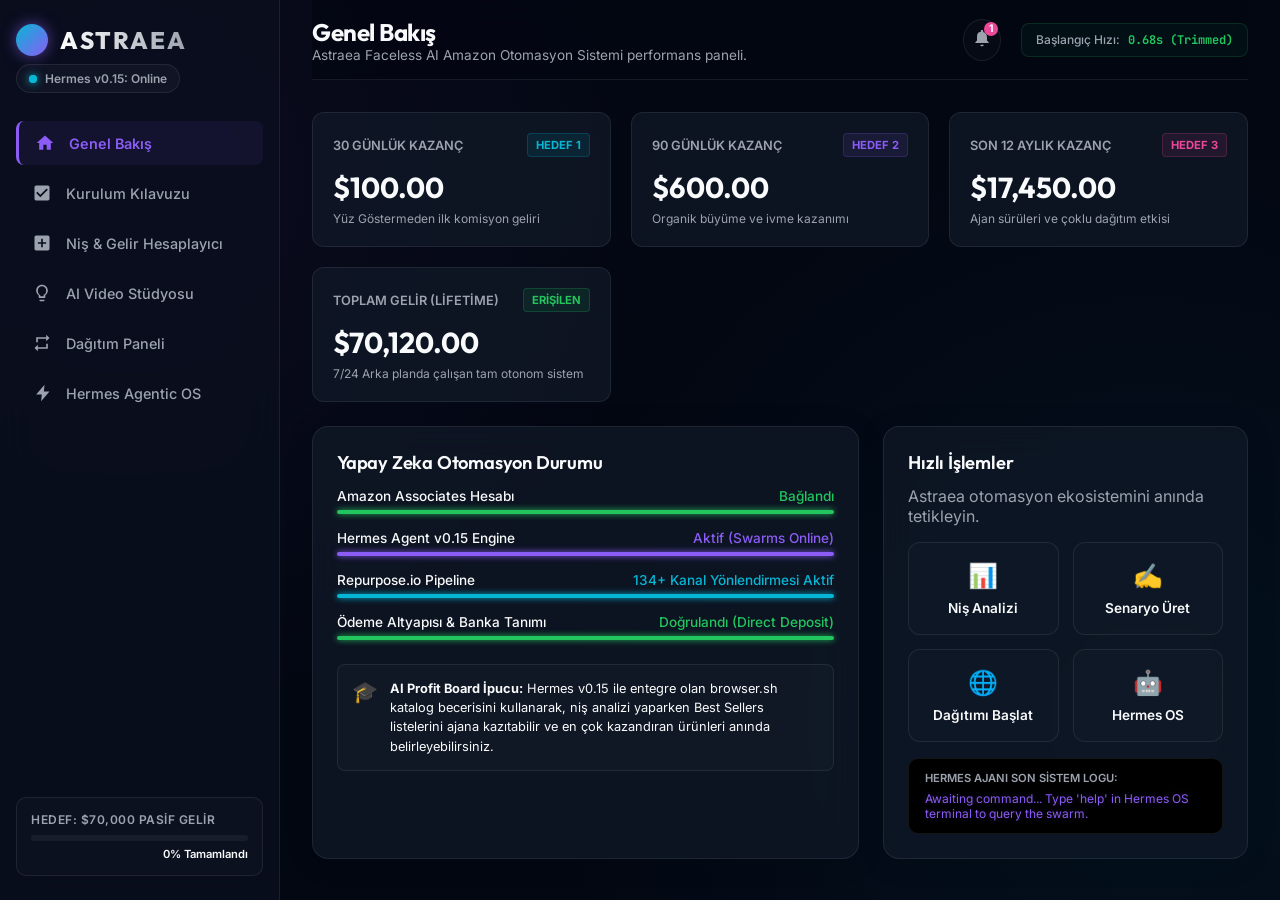
<file: index.html>
<!DOCTYPE html>
<html lang="tr">
<head>
  <meta charset="UTF-8">
  <meta name="viewport" content="width=device-width, initial-scale=1.0">
  <title>Astraea - Faceless Amazon Affiliate & Hermes AI OS Suite</title>
  
  <!-- Premium Typography -->
  <link rel="preconnect" href="https://fonts.googleapis.com">
  <link rel="preconnect" href="https://fonts.gstatic.com" crossorigin>
  <link href="https://fonts.googleapis.com/css2?family=Inter:wght@300;400;500;600;700&family=Outfit:wght@400;500;600;700;800&family=JetBrains+Mono:wght@400;500;700&display=swap" rel="stylesheet">
  
  <!-- CSS Styling -->
  <link rel="stylesheet" href="style.css">
</head>
<body>

  <!-- App Wrapper -->
  <div class="app-container">
    
    <!-- Sidebar Navigation -->
    <aside class="sidebar">
      <div class="brand">
        <div class="logo-orb"></div>
        <h1>ASTRAEA</h1>
      </div>
      
      <div class="agent-badge">
        <span class="pulse-indicator online"></span>
        <span class="badge-text" id="sidebar-agent-status">Hermes v0.15: Online</span>
      </div>
      
      <nav class="nav-menu">
        <button class="nav-btn active" data-tab="dashboard">
          <svg class="nav-icon" viewBox="0 0 24 24"><path d="M10 20v-6h4v6h5v-8h3L12 3 2 12h3v8z"/></svg>
          Genel Bakış
        </button>
        <button class="nav-btn" data-tab="guide">
          <svg class="nav-icon" viewBox="0 0 24 24"><path d="M19 3H5c-1.1 0-2 .9-2 2v14c0 1.1.9 2 2 2h14c1.1 0 2-.9 2-2V5c0-1.1-.9-2-2-2zm-9 14l-5-5 1.41-1.41L10 14.17l7.59-7.59L19 8l-9 9z"/></svg>
          Kurulum Kılavuzu
        </button>
        <button class="nav-btn" data-tab="analyzer">
          <svg class="nav-icon" viewBox="0 0 24 24"><path d="M19 3H5c-1.1 0-2 .9-2 2v14c0 1.1.9 2 2 2h14c1.1 0 2-.9 2-2V5c0-1.1-.9-2-2-2zm-2 10h-4v4h-2v-4H7v-2h4V7h2v4h4v2z"/></svg>
          Niş & Gelir Hesaplayıcı
        </button>
        <button class="nav-btn" data-tab="generator">
          <svg class="nav-icon" viewBox="0 0 24 24"><path d="M9 21c0 .55.45 1 1 1h4c.55 0 1-.45 1-1v-1H9v1zm3-19C8.14 2 5 5.14 5 9c0 2.38 1.19 4.47 3 5.74V17c0 .55.45 1 1 1h6c.55 0 1-.45 1-1v-2.26c1.81-1.27 3-3.36 3-5.74 0-3.86-3.14-7-7-7zm2.85 11.1l-.85.6V16h-4v-1.3l-.85-.6C7.8 13.1 7 11.14 7 9c0-2.76 2.24-5 5-5s5 2.24 5 5c0 2.14-.8 4.1-2.15 5.1z"/></svg>
          AI Video Stüdyosu
        </button>
        <button class="nav-btn" data-tab="repurpose">
          <svg class="nav-icon" viewBox="0 0 24 24"><path d="M17 17H7v-3l-4 4 4 4v-3h12v-6h-2v4zM7 7h10v3l4-4-4-4v3H5v6h2V7z"/></svg>
          Dağıtım Paneli
        </button>
        <button class="nav-btn" data-tab="hermes">
          <svg class="nav-icon" viewBox="0 0 24 24"><path d="M21 10.12h-6.78l.83-8.12L5 13.88h6.78l-.83 8.12z"/></svg>
          Hermes Agentic OS
        </button>
      </nav>

      <div class="sidebar-footer">
        <div class="target-title">Hedef: $70,000 Pasif Gelir</div>
        <div class="progress-bar-container">
          <div class="progress-bar-fill" id="sidebar-progress-fill" style="width: 0%;"></div>
        </div>
        <div class="progress-info">
          <span id="sidebar-progress-percent">0% Tamamlandı</span>
        </div>
      </div>
    </aside>

    <!-- Main Content Area -->
    <main class="main-content">
      
      <!-- Top Header -->
      <header class="header">
        <div class="header-left">
          <h2 id="current-tab-title">Genel Bakış</h2>
          <p id="current-tab-desc" class="text-muted">Astraea Faceless AI Amazon Otomasyon Sistemi performans paneli.</p>
        </div>
        
        <div class="header-right">
          <!-- Notification Bell -->
          <div class="header-action notification-bell" id="bell-trigger">
            <svg class="bell-icon" viewBox="0 0 24 24"><path d="M12 22c1.1 0 2-.9 2-2h-4c0 1.1.89 2 2 2zm6-6v-5c0-3.07-1.64-5.64-4.5-6.32V4c0-.83-.67-1.5-1.5-1.5s-1.5.67-1.5 1.5v.68C7.63 4.36 6 6.92 6 10v5l-2 2v1h16v-1l-2-2z"/></svg>
            <span class="bell-badge" id="bell-badge">1</span>
            
            <div class="notification-dropdown" id="notification-dropdown">
              <div class="dropdown-header">Bildirimler</div>
              <div class="dropdown-list" id="dropdown-list">
                <div class="dropdown-item unread">
                  <div class="item-title">Sistem Aktif</div>
                  <div class="item-desc">Astraea Faceless AI Amazon Otomasyon Sistemi başarıyla başlatıldı.</div>
                  <div class="item-time">Şimdi</div>
                </div>
              </div>
            </div>
          </div>
          
          <!-- System Speed Badge -->
          <div class="header-speed-badge">
            <span class="speed-label">Başlangıç Hızı:</span>
            <span class="speed-value" id="header-boot-speed">0.68s (Trimmed)</span>
          </div>
        </div>
      </header>

      <!-- Active Content Container -->
      <div class="content-body">
        
        <!-- ==================== TAB: DASHBOARD ==================== -->
        <section class="tab-content active" id="tab-dashboard">
          <!-- Milestone Overview Cards -->
          <div class="stats-grid">
            <div class="stat-card border-cyan">
              <div class="stat-header">
                <span class="stat-title text-muted">30 Günlük Kazanç</span>
                <span class="badge badge-cyan">Hedef 1</span>
              </div>
              <div class="stat-val">$100.00</div>
              <div class="stat-footer text-muted">Yüz Göstermeden ilk komisyon geliri</div>
            </div>
            
            <div class="stat-card border-purple">
              <div class="stat-header">
                <span class="stat-title text-muted">90 Günlük Kazanç</span>
                <span class="badge badge-purple">Hedef 2</span>
              </div>
              <div class="stat-val">$600.00</div>
              <div class="stat-footer text-muted">Organik büyüme ve ivme kazanımı</div>
            </div>

            <div class="stat-card border-pink">
              <div class="stat-header">
                <span class="stat-title text-muted">Son 12 Aylık Kazanç</span>
                <span class="badge badge-pink">Hedef 3</span>
              </div>
              <div class="stat-val">$17,450.00</div>
              <div class="stat-footer text-muted">Ajan sürüleri ve çoklu dağıtım etkisi</div>
            </div>

            <div class="stat-card border-green">
              <div class="stat-header">
                <span class="stat-title text-muted">Toplam Gelir (Lifetime)</span>
                <span class="badge badge-green">Erişilen</span>
              </div>
              <div class="stat-val">$70,120.00</div>
              <div class="stat-footer text-muted">7/24 Arka planda çalışan tam otonom sistem</div>
            </div>
          </div>

          <div class="dashboard-layout">
            <!-- Left Side: Interactive Progress & System Status -->
            <div class="card glass-panel">
              <h3 class="card-title">Yapay Zeka Otomasyon Durumu</h3>
              <div class="status-list">
                <div class="status-item">
                  <div class="status-info">
                    <span class="status-name">Amazon Associates Hesabı</span>
                    <span class="status-state text-green">Bağlandı</span>
                  </div>
                  <div class="status-indicator-bar bg-green"></div>
                </div>
                <div class="status-item">
                  <div class="status-info">
                    <span class="status-name">Hermes Agent v0.15 Engine</span>
                    <span class="status-state text-purple">Aktif (Swarms Online)</span>
                  </div>
                  <div class="status-indicator-bar bg-purple"></div>
                </div>
                <div class="status-item">
                  <div class="status-info">
                    <span class="status-name">Repurpose.io Pipeline</span>
                    <span class="status-state text-cyan">134+ Kanal Yönlendirmesi Aktif</span>
                  </div>
                  <div class="status-indicator-bar bg-cyan"></div>
                </div>
                <div class="status-item">
                  <div class="status-info">
                    <span class="status-name">Ödeme Altyapısı & Banka Tanımı</span>
                    <span class="status-state text-green">Doğrulandı (Direct Deposit)</span>
                  </div>
                  <div class="status-indicator-bar bg-green"></div>
                </div>
              </div>
              
              <div class="system-coaching-box">
                <div class="coaching-icon">🎓</div>
                <div class="coaching-text">
                  <strong>AI Profit Board İpucu:</strong> Hermes v0.15 ile entegre olan <code>browser.sh</code> katalog becerisini kullanarak, niş analizi yaparken Best Sellers listelerini ajana kazıtabilir ve en çok kazandıran ürünleri anında belirleyebilirsiniz.
                </div>
              </div>
            </div>

            <!-- Right Side: Fast Actions & Launch Station -->
            <div class="card glass-panel flex-column-space">
              <div>
                <h3 class="card-title">Hızlı İşlemler</h3>
                <p class="text-muted">Astraea otomasyon ekosistemini anında tetikleyin.</p>
              </div>
              
              <div class="fast-actions-grid">
                <button class="fast-action-btn border-cyan" onclick="switchTab('analyzer')">
                  <span class="action-icon">📊</span>
                  <span class="action-name">Niş Analizi</span>
                </button>
                <button class="fast-action-btn border-purple" onclick="switchTab('generator')">
                  <span class="action-icon">✍️</span>
                  <span class="action-name">Senaryo Üret</span>
                </button>
                <button class="fast-action-btn border-pink" onclick="switchTab('repurpose')">
                  <span class="action-icon">🌐</span>
                  <span class="action-name">Dağıtımı Başlat</span>
                </button>
                <button class="fast-action-btn border-green" onclick="switchTab('hermes')">
                  <span class="action-icon">🤖</span>
                  <span class="action-name">Hermes OS</span>
                </button>
              </div>

              <div class="quick-status-console">
                <div class="console-title text-muted">Hermes Ajanı Son Sistem Logu:</div>
                <div class="console-text" id="dashboard-console-log">Awaiting command... Type 'help' in Hermes OS terminal to query the swarm.</div>
              </div>
            </div>
          </div>
        </section>

        <!-- ==================== TAB: GUIDE ==================== -->
        <section class="tab-content" id="tab-guide">
          <div class="guide-header">
            <div class="guide-progress-card glass-panel">
              <div class="progress-ring-container">
                <!-- Circular progress SVG -->
                <svg class="progress-ring" width="120" height="120">
                  <circle class="progress-ring-bg" stroke="rgba(255,255,255,0.05)" stroke-width="8" fill="transparent" r="50" cx="60" cy="60"/>
                  <circle class="progress-ring-circle" id="guide-progress-ring" stroke="var(--cyan-primary)" stroke-width="8" fill="transparent" r="50" cx="60" cy="60" stroke-dasharray="314.16" stroke-dashoffset="314.16"/>
                </svg>
                <div class="progress-ring-text" id="guide-progress-text">0%</div>
              </div>
              <div class="progress-ring-desc">
                <h3>Kurulum İlerleme Seviyesi</h3>
                <p class="text-muted">7/24 kazanç sağlayan faceless affiliate otomasyonunuzu kurmak için adımları takip edin. Tüm ilerlemeniz tarayıcınızda saklanır.</p>
              </div>
            </div>
          </div>

          <div class="guide-accordion-container">
            <!-- STEP 1 -->
            <div class="accordion-item glass-panel" id="guide-step-1">
              <div class="accordion-header" onclick="toggleAccordion('guide-step-1')">
                <span class="accordion-number">01</span>
                <span class="accordion-title">Amazon Associates Kaydı & Kurulumu</span>
                <span class="accordion-icon">▼</span>
              </div>
              <div class="accordion-content">
                <p>İlk pasif gelirinizi kazanmak için Amazon Satış Ortaklığı programına kayıt olmanız gerekir.</p>
                <div class="task-checklist">
                  <label class="checkbox-label">
                    <input type="checkbox" class="guide-checkbox" data-task-id="a_assoc_account">
                    <span class="custom-checkbox"></span>
                    <span>Aktif bir Amazon hesabı ile <a href="https://affiliate-program.amazon.com/" target="_blank" class="text-cyan">Amazon Associates</a> portalına üye olun.</span>
                  </label>
                  <label class="checkbox-label">
                    <input type="checkbox" class="guide-checkbox" data-task-id="a_target_country">
                    <span class="custom-checkbox"></span>
                    <span>Hedef satış pazarınızı belirleyin (Örn: ABD pazarı yüksek hacim için idealdir).</span>
                  </label>
                  <label class="checkbox-label">
                    <input type="checkbox" class="guide-checkbox" data-task-id="a_payment_method">
                    <span class="custom-checkbox"></span>
                    <span>Hak edişleri almak için ödeme altyapısını ("Update payment method") tanımlayın (Direct deposit/Banka/Gift Card).</span>
                  </label>
                </div>
              </div>
            </div>

            <!-- STEP 2 -->
            <div class="accordion-item glass-panel" id="guide-step-2">
              <div class="accordion-header" onclick="toggleAccordion('guide-step-2')">
                <span class="accordion-number">02</span>
                <span class="accordion-title">Niş Analizi & Çok Satan Ürün Keşfi</span>
                <span class="accordion-icon">▼</span>
              </div>
              <div class="accordion-content">
                <p>Hızlı kazanç için hem komisyon oranı yüksek hem de talep gören niş kategorileri belirleyin.</p>
                <div class="task-checklist">
                  <label class="checkbox-label">
                    <input type="checkbox" class="guide-checkbox" data-task-id="n_analyzer">
                    <span class="custom-checkbox"></span>
                    <span>Astraea Niş Hesaplayıcısını kullanarak farklı kategorilerin potansiyel kazançlarını karşılaştırın.</span>
                  </label>
                  <label class="checkbox-label">
                    <input type="checkbox" class="guide-checkbox" data-task-id="n_best_sellers">
                    <span class="custom-checkbox"></span>
                    <span>Amazon Best Sellers veya AMZ Scout verileri üzerinden en çok satan ilk 5 ürünü listelerinize ekleyin.</span>
                  </label>
                  <label class="checkbox-label">
                    <input type="checkbox" class="guide-checkbox" data-task-id="n_affiliate_links">
                    <span class="custom-checkbox"></span>
                    <span>Amazon sayfasının üstündeki "Get Link" panelinden ürünlerinize özel takip kodlu kısa linklerinizi kopyalayın.</span>
                  </label>
                </div>
              </div>
            </div>

            <!-- STEP 3 -->
            <div class="accordion-item glass-panel" id="guide-step-3">
              <div class="accordion-header" onclick="toggleAccordion('guide-step-3')">
                <span class="accordion-number">03</span>
                <span class="accordion-title">Yapay Zeka ile Video İçeriği Üretimi</span>
                <span class="accordion-icon">▼</span>
              </div>
              <div class="accordion-content">
                <p>Yüzünüzü göstermeden, saniyeler içinde viral olabilecek ürün tanıtım videoları hazırlayın.</p>
                <div class="task-checklist">
                  <label class="checkbox-label">
                    <input type="checkbox" class="guide-checkbox" data-task-id="v_script_gen">
                    <span class="custom-checkbox"></span>
                    <span>Astraea AI Video Stüdyosunu kullanarak ürününüz için yüksek CTR odaklı problem-çözüm senaryosu oluşturun.</span>
                  </label>
                  <label class="checkbox-label">
                    <input type="checkbox" class="guide-checkbox" data-task-id="v_heygen_render">
                    <span class="custom-checkbox"></span>
                    <span>Oluşturulan HeyGen promptu ile yüzünüzü göstermeden ürün tanıtım manken videosunu (Product Placement) render edin.</span>
                  </label>
                  <label class="checkbox-label">
                    <input type="checkbox" class="guide-checkbox" data-task-id="v_captions_edit">
                    <span class="custom-checkbox"></span>
                    <span>Captions.ai editörüne videonuzu ekleyin; altyazı, ses efekti ve altyazı renk ayarlarını tamamlayın.</span>
                  </label>
                </div>
              </div>
            </div>

            <!-- STEP 4 -->
            <div class="accordion-item glass-panel" id="guide-step-4">
              <div class="accordion-header" onclick="toggleAccordion('guide-step-4')">
                <span class="accordion-number">04</span>
                <span class="accordion-title">Repurpose.io Otomasyon Yapılandırması</span>
                <span class="accordion-icon">▼</span>
              </div>
              <div class="accordion-content">
                <p>Videoları 134+ sosyal medya platformuna otomatik olarak dağıtan otomasyon köprülerini kurun.</p>
                <div class="task-checklist">
                  <label class="checkbox-label">
                    <input type="checkbox" class="guide-checkbox" data-task-id="r_repurpose_acc">
                    <span class="custom-checkbox"></span>
                    <span>Repurpose.io platformuna üye olun ve ana kaynak (Örn: Instagram Reels) hesabınızı bağlayın.</span>
                  </label>
                  <label class="checkbox-label">
                    <input type="checkbox" class="guide-checkbox" data-task-id="r_routing_links">
                    <span class="custom-checkbox"></span>
                    <span>Destinasyon ağlarını (YouTube Shorts, Pinterest, Snapchat vb.) ekleyerek watermark kaldırma kurallarını aktif edin.</span>
                  </label>
                  <label class="checkbox-label">
                    <input type="checkbox" class="guide-checkbox" data-task-id="r_pinterest_redirect">
                    <span class="custom-checkbox"></span>
                    <span>Repurpose routing ayarlarındaki "Default Pinterest Link" alanına Amazon Associates linkinizi yapıştırın.</span>
                  </label>
                </div>
              </div>
            </div>

            <!-- STEP 5 -->
            <div class="accordion-item glass-panel" id="guide-step-5">
              <div class="accordion-header" onclick="toggleAccordion('guide-step-5')">
                <span class="accordion-number">05</span>
                <span class="accordion-title">Hermes Agent v0.15 Aktifleştirme & Ölçekleme</span>
                <span class="accordion-icon">▼</span>
              </div>
              <div class="accordion-content">
                <p>Sistemi 7/24 otonom çalışacak şekilde Hermes Ajanı ve Ajan Sürülerine emanet edin.</p>
                <div class="task-checklist">
                  <label class="checkbox-label">
                    <input type="checkbox" class="guide-checkbox" data-task-id="h_fast_boot">
                    <span class="custom-checkbox"></span>
                    <span>Hermes Agent v0.15 "Fast Boot" testini gerçekleştirerek sistem başlangıcını 1 saniyenin altına indirin.</span>
                  </label>
                  <label class="checkbox-label">
                    <input type="checkbox" class="guide-checkbox" data-task-id="h_security_vault">
                    <span class="custom-checkbox"></span>
                    <span>BitWarden secrets manager bağlantısını simüle edin ve Prompt Injection korumasını devreye alın.</span>
                  </label>
                  <label class="checkbox-label">
                    <input type="checkbox" class="guide-checkbox" data-task-id="h_swarm_cron">
                    <span class="custom-checkbox"></span>
                    <span>Ajan sürüsü (Swarm) için günlük otomatik Amazon Ürün Avı ve içerik dağıtım görevlerini aktifleştirin.</span>
                  </label>
                </div>
              </div>
            </div>
          </div>
        </section>

        <!-- ==================== TAB: ANALYZER ==================== -->
        <section class="tab-content" id="tab-analyzer">
          <div class="analyzer-layout">
            <!-- Left Panel: Sliders & Niche Loader -->
            <div class="card glass-panel">
              <h3 class="card-title">Simülatör Girdileri</h3>
              <p class="text-muted">Amazon verilerinize göre parametreleri düzenleyerek pasif gelir projeksiyonlarını inceleyin.</p>
              
              <!-- Sliders Container -->
              <div class="sliders-container">
                <div class="slider-group">
                  <div class="slider-label">
                    <span>Ortalama Ürün Fiyatı ($)</span>
                    <span class="slider-value" id="val-price">$50</span>
                  </div>
                  <input type="range" id="slide-price" min="10" max="1000" value="50" step="5" class="custom-slider">
                </div>

                <div class="slider-group">
                  <div class="slider-label">
                    <span>Kategori Komisyon Oranı (%)</span>
                    <span class="slider-value" id="val-commission">6%</span>
                  </div>
                  <input type="range" id="slide-commission" min="1" max="20" value="6" step="0.5" class="custom-slider">
                </div>

                <div class="slider-group">
                  <div class="slider-label">
                    <span>Günlük Toplam Video İzlenmesi</span>
                    <span class="slider-value" id="val-views">50,000</span>
                  </div>
                  <input type="range" id="slide-views" min="1000" max="1000000" value="50000" step="1000" class="custom-slider">
                </div>

                <div class="slider-group">
                  <div class="slider-label">
                    <span>Link Tıklama Oranı (CTR %)</span>
                    <span class="slider-value" id="val-ctr">1.5%</span>
                  </div>
                  <input type="range" id="slide-ctr" min="0.1" max="10" value="1.5" step="0.1" class="custom-slider">
                </div>

                <div class="slider-group">
                  <div class="slider-label">
                    <span>Satın Alım Dönüşüm Oranı (CR %)</span>
                    <span class="slider-value" id="val-cr">2.0%</span>
                  </div>
                  <input type="range" id="slide-cr" min="0.1" max="15" value="2.0" step="0.1" class="custom-slider">
                </div>
              </div>

              <!-- Niche Database presets -->
              <div class="niche-db">
                <h4 class="niche-db-title">Popüler Hazır Niş Kategorileri</h4>
                <div class="niche-presets-grid">
                  <button class="preset-card active" onclick="loadNichePreset(80, 10, 'Luxury Beauty')">
                    <span class="preset-name">Lüks Kozmetik</span>
                    <span class="preset-meta">10% Komisyon</span>
                  </button>
                  <button class="preset-card" onclick="loadNichePreset(35, 6, 'Baby Products')">
                    <span class="preset-name">Bebek Ürünleri</span>
                    <span class="preset-meta">6% Komisyon</span>
                  </button>
                  <button class="preset-card" onclick="loadNichePreset(120, 4, 'Tech Accessories')">
                    <span class="preset-name">Teknoloji & Aksesuar</span>
                    <span class="preset-meta">4% Komisyon</span>
                  </button>
                  <button class="preset-card" onclick="loadNichePreset(15, 4, 'Kindle eBooks')">
                    <span class="preset-name">Kindle Kitapları</span>
                    <span class="preset-meta">4% Komisyon</span>
                  </button>
                </div>
              </div>
            </div>

            <!-- Right Panel: Numbers & Animated SVG Graph -->
            <div class="card glass-panel">
              <h3 class="card-title">Kazanç Projeksiyonları</h3>
              
              <div class="projections-stats-grid">
                <div class="proj-box">
                  <span class="proj-title text-muted">Aylık Net Kazanç (30 Gün)</span>
                  <span class="proj-value text-cyan" id="proj-30d">$450.00</span>
                </div>
                <div class="proj-box">
                  <span class="proj-title text-muted">Çeyreklik Kazanç (90 Gün)</span>
                  <span class="proj-value text-purple" id="proj-90d">$1,350.00</span>
                </div>
                <div class="proj-box">
                  <span class="proj-title text-muted">Yıllık Pasif Gelir (12 Ay)</span>
                  <span class="proj-value text-pink" id="proj-1y">$5,475.00</span>
                </div>
                <div class="proj-box">
                  <span class="proj-title text-muted">5 Yıllık Kümülatif Gelir</span>
                  <span class="proj-value text-green" id="proj-5y">$27,375.00</span>
                </div>
              </div>

              <!-- Animated SVG Chart -->
              <div class="chart-container">
                <div class="chart-legend">
                  <span class="legend-item"><span class="legend-color bg-pink"></span>Muhafazakar (x0.5)</span>
                  <span class="legend-item"><span class="legend-color bg-cyan"></span>Modere (x1.0)</span>
                  <span class="legend-item"><span class="legend-color bg-purple"></span>Hermes Swarm Otonom (x2.5)</span>
                </div>
                
                <svg class="earnings-svg-chart" id="earnings-chart" viewBox="0 0 500 220">
                  <!-- Grid Lines -->
                  <line x1="50" y1="20" x2="480" y2="20" stroke="rgba(255,255,255,0.05)" stroke-width="1" />
                  <line x1="50" y1="70" x2="480" y2="70" stroke="rgba(255,255,255,0.05)" stroke-width="1" />
                  <line x1="50" y1="120" x2="480" y2="120" stroke="rgba(255,255,255,0.05)" stroke-width="1" />
                  <line x1="50" y1="170" x2="480" y2="170" stroke="rgba(255,255,255,0.05)" stroke-width="1" />
                  
                  <!-- Y Axis Labels -->
                  <text x="15" y="24" class="chart-axis-text">Max</text>
                  <text x="15" y="99" class="chart-axis-text">Mid</text>
                  <text x="15" y="174" class="chart-axis-text">Min</text>
                  
                  <!-- X Axis Labels -->
                  <text x="50" y="195" class="chart-axis-text">0G</text>
                  <text x="157" y="195" class="chart-axis-text">30G</text>
                  <text x="264" y="195" class="chart-axis-text">90G</text>
                  <text x="372" y="195" class="chart-axis-text">1 Yıl</text>
                  <text x="470" y="195" class="chart-axis-text">5 Yıl</text>
                  
                  <!-- Dynamic SVG Paths (Updated via JS) -->
                  <path id="chart-path-conservative" d="" fill="none" stroke="var(--pink-primary)" stroke-width="2.5" stroke-linecap="round" />
                  <path id="chart-path-moderate" d="" fill="none" stroke="var(--cyan-primary)" stroke-width="2.5" stroke-linecap="round" />
                  <path id="chart-path-swarm" d="" fill="none" stroke="var(--purple-primary)" stroke-width="2.5" stroke-linecap="round" />

                  <!-- Axis lines -->
                  <line x1="50" y1="20" x2="50" y2="180" stroke="rgba(255,255,255,0.15)" stroke-width="1.5" />
                  <line x1="50" y1="180" x2="480" y2="180" stroke="rgba(255,255,255,0.15)" stroke-width="1.5" />
                </svg>
              </div>
            </div>
          </div>
        </section>

        <!-- ==================== TAB: GENERATOR ==================== -->
        <section class="tab-content" id="tab-generator">
          <div class="generator-layout">
            <!-- Left Side: Prompt Creator Form -->
            <div class="card glass-panel">
              <h3 class="card-title">AI Senaryo Oluşturucu</h3>
              <p class="text-muted">Tanıtmak istediğiniz Amazon ürününün detaylarını girin ve kanca (hook) yapısını seçin.</p>
              
              <form id="prompt-generator-form" onsubmit="generateScripts(event)">
                <div class="form-group">
                  <label for="prod-name" class="form-label">Ürün Adı / ASIN Kodu</label>
                  <input type="text" id="prod-name" class="form-input" placeholder="Örn: Ergonomic Memory Foam Pillow" required>
                </div>
                
                <div class="form-group">
                  <label for="prod-hook" class="form-label">Birincil Fayda / Çözülen Problem</label>
                  <input type="text" id="prod-hook" class="form-input" placeholder="Örn: Boyun ağrısını yok eder ve uyku kalitesini %90 artırır" required>
                </div>

                <div class="form-group">
                  <label for="prod-target" class="form-label">Hedef Kitle</label>
                  <input type="text" id="prod-target" class="form-input" placeholder="Örn: Ofis çalışanları, uykusuzluk çekenler" required>
                </div>

                <div class="form-group">
                  <label for="prod-framework" class="form-label">Pazarlama Kurgusu (Framework)</label>
                  <select id="prod-framework" class="form-input">
                    <option value="problem-solution">Problem - Çözüm Kurgusu (Yüksek CTR)</option>
                    <option value="top3">Neden Almalısınız? (En İyi 3 Neden Kurgusu)</option>
                    <option value="aesthetic">Estetik Kutu Açılışı & İnceleme Kurgusu</option>
                  </select>
                </div>
                
                <button type="submit" class="submit-btn border-cyan">
                  ⚡ Pazarlama Senaryoları & Promptları Üret
                </button>
              </form>
            </div>

            <!-- Right Side: Script and Prompts Outputs -->
            <div class="card glass-panel">
              <div class="output-tabs-header">
                <button class="output-tab-btn active" data-out-tab="out-script" onclick="switchOutputTab('out-script')">🎬 Video Senaryosu (30-45s)</button>
                <button class="output-tab-btn" data-out-tab="out-heygen" onclick="switchOutputTab('out-heygen')">👤 HeyGen Avatar Prompt</button>
                <button class="output-tab-btn" data-out-tab="out-captions" onclick="switchOutputTab('out-captions')">📝 Captions.ai Stil</button>
              </div>

              <!-- Output: Video Script -->
              <div class="output-tab-content active" id="out-script">
                <div class="copy-header">
                  <span class="text-muted text-small">Sosyal medya (Reels, TikTok, Shorts) seslendirmesi için hazır senaryo.</span>
                  <button class="copy-btn" onclick="copyToClipboard('script-text-area')">Kopyala</button>
                </div>
                <div class="output-wrapper">
                  <textarea id="script-text-area" class="output-textarea" readonly>Lütfen soldaki formu doldurup "Senaryo Üret" butonuna basın.</textarea>
                </div>
              </div>

              <!-- Output: HeyGen Avatar Prompt -->
              <div class="output-tab-content" id="out-heygen">
                <div class="copy-header">
                  <span class="text-muted text-small">HeyGen Product Placement AI Manken konuşma ve sahne yönlendirmesi.</span>
                  <button class="copy-btn" onclick="copyToClipboard('heygen-text-area')">Kopyala</button>
                </div>
                <div class="output-wrapper">
                  <textarea id="heygen-text-area" class="output-textarea" readonly>Lütfen soldaki formu doldurup "Senaryo Üret" butonuna basın.</textarea>
                </div>
              </div>

              <!-- Output: Captions.ai Style Rules -->
              <div class="output-tab-content" id="out-captions">
                <div class="copy-header">
                  <span class="text-muted text-small">Videonun sosyal medyada öne çıkması için altyazı, ses efekti ve edit talimatları.</span>
                  <button class="copy-btn" onclick="copyToClipboard('captions-text-area')">Kopyala</button>
                </div>
                <div class="output-wrapper">
                  <textarea id="captions-text-area" class="output-textarea" readonly>Lütfen soldaki formu doldurup "Senaryo Üret" butonuna basın.</textarea>
                </div>
              </div>
            </div>
          </div>
        </section>

        <!-- ==================== TAB: REPURPOSE ==================== -->
        <section class="tab-content" id="tab-repurpose">
          <div class="repurpose-layout">
            <!-- Left: Visual Pipeline Map -->
            <div class="card glass-panel flex-column">
              <h3 class="card-title">Repurpose.io Çoklu Dağıtım Ağı</h3>
              <p class="text-muted">Videolarınızın kaynak platformlardan (Instagram Reels) diğer sosyal ağlara giden otonom dağıtım rotasını kontrol edin.</p>
              
              <!-- SVG Pipeline Map -->
              <div class="pipeline-container">
                <div class="pipeline-node source" id="node-instagram">
                  <span class="node-logo">📸</span>
                  <span class="node-name">Instagram Reels</span>
                  <span class="node-status text-green">Source</span>
                </div>

                <div class="pipeline-svg-wrapper">
                  <svg class="pipeline-svg" viewBox="0 0 260 220">
                    <!-- Path lines connecting source to destinations -->
                    <path id="path-tiktok" d="M 10 110 C 130 110, 130 30, 240 30" fill="none" stroke="rgba(255,255,255,0.08)" stroke-width="2" />
                    <path id="path-youtube" d="M 10 110 C 130 110, 130 80, 240 80" fill="none" stroke="rgba(255,255,255,0.08)" stroke-width="2" />
                    <path id="path-pinterest" d="M 10 110 C 130 110, 130 140, 240 140" fill="none" stroke="rgba(255,255,255,0.08)" stroke-width="2" />
                    <path id="path-snapchat" d="M 10 110 C 130 110, 130 190, 240 190" fill="none" stroke="rgba(255,255,255,0.08)" stroke-width="2" />
                  </svg>
                </div>

                <div class="destination-nodes">
                  <div class="pipeline-node dest" id="node-tiktok">
                    <span class="node-logo">🎵</span>
                    <span class="node-name">TikTok</span>
                    <span class="node-status text-muted" id="status-tiktok">Bağlantısız</span>
                  </div>
                  <div class="pipeline-node dest" id="node-youtube">
                    <span class="node-logo">🎬</span>
                    <span class="node-name">YouTube Shorts</span>
                    <span class="node-status text-muted" id="status-youtube">Bağlantısız</span>
                  </div>
                  <div class="pipeline-node dest active" id="node-pinterest">
                    <span class="node-logo">📌</span>
                    <span class="node-name">Pinterest Pins</span>
                    <span class="node-status text-cyan" id="status-pinterest">Bağlı</span>
                  </div>
                  <div class="pipeline-node dest" id="node-snapchat">
                    <span class="node-logo">👻</span>
                    <span class="node-name">Snapchat Spotlight</span>
                    <span class="node-status text-muted" id="status-snapchat">Bağlantısız</span>
                  </div>
                </div>
              </div>

              <!-- Channel Activators switches -->
              <div class="account-toggles">
                <h4 class="toggles-title">Dağıtım Kanallarını Bağla / Aktif Et</h4>
                <div class="toggles-grid">
                  <div class="toggle-control-item">
                    <span>TikTok Dağıtımı</span>
                    <label class="switch">
                      <input type="checkbox" id="switch-tiktok" onchange="togglePipelineChannel('tiktok')">
                      <span class="switch-slider round"></span>
                    </label>
                  </div>
                  <div class="toggle-control-item">
                    <span>YouTube Shorts</span>
                    <label class="switch">
                      <input type="checkbox" id="switch-youtube" onchange="togglePipelineChannel('youtube')">
                      <span class="switch-slider round"></span>
                    </label>
                  </div>
                  <div class="toggle-control-item">
                    <span>Pinterest (Affiliate Entegrasyonlu)</span>
                    <label class="switch">
                      <input type="checkbox" id="switch-pinterest" checked onchange="togglePipelineChannel('pinterest')">
                      <span class="switch-slider round"></span>
                    </label>
                  </div>
                  <div class="toggle-control-item">
                    <span>Snapchat Dağıtımı</span>
                    <label class="switch">
                      <input type="checkbox" id="switch-snapchat" onchange="togglePipelineChannel('snapchat')">
                      <span class="switch-slider round"></span>
                    </label>
                  </div>
                </div>
              </div>
            </div>

            <!-- Right: Real-time logs simulation -->
            <div class="card glass-panel flex-column-space">
              <div>
                <div class="flex-row-space">
                  <h3 class="card-title">Otonom Dağıtım Logları</h3>
                  <span class="pulse-indicator online anim-ping"></span>
                </div>
                <p class="text-muted">Repurpose.io API'sinden gelen anlık video dağıtım, filigran silme ve link enjeksiyon olay günlüğü.</p>
              </div>

              <div class="repurpose-logs-console" id="repurpose-logs-console">
                <div class="log-entry"><span class="log-time">[SYSTEM]</span> Dağıtım kuyruğu dinleniyor. Rota aktif edildi.</div>
              </div>
              
              <div class="routing-stats">
                <div class="r-stat">
                  <span class="r-stat-label text-muted">Aylık Toplam Paylaşım</span>
                  <span class="r-stat-val">3,420 Post</span>
                </div>
                <div class="r-stat">
                  <span class="r-stat-label text-muted">Filigransız İndirme Hızı</span>
                  <span class="r-stat-val">0.45s / MB</span>
                </div>
                <div class="r-stat">
                  <span class="r-stat-label text-muted">Link Enjeksiyon Başarısı</span>
                  <span class="r-stat-val text-green">100%</span>
                </div>
              </div>
            </div>
          </div>
        </section>

        <!-- ==================== TAB: HERMES ==================== -->
        <section class="tab-content" id="tab-hermes">
          <div class="hermes-grid">
            
            <!-- Row 1 Left: Hermes Status Card -->
            <div class="card glass-panel">
              <div class="flex-row-space">
                <h3 class="card-title text-purple-glow">Nous-Hermes-v0.15 Engine</h3>
                <span class="badge badge-purple" id="hermes-engine-badge">Active Swarm</span>
              </div>
              
              <div class="hermes-stats-block">
                <div class="h-stat-row">
                  <span class="text-muted">Yapay Zeka Modeli:</span>
                  <span class="h-stat-val">Nous-Hermes-3-Llama-3-70B</span>
                </div>
                <div class="h-stat-row">
                  <span class="text-muted">Uptime (Sistem Süresi):</span>
                  <span class="h-stat-val" id="hermes-uptime">2 saat 15 dakika</span>
                </div>
                <div class="h-stat-row">
                  <span class="text-muted">Ajan Hafızası (Token):</span>
                  <span class="h-stat-val">32,768 (Persistent Context)</span>
                </div>
                <div class="h-stat-row">
                  <span class="text-muted">Telegram Kanal Entegrasyonu:</span>
                  <span class="h-stat-val text-green" id="hermes-tg-status">Bağlantı Aktif (Online)</span>
                </div>
              </div>

              <!-- Startup Refactor Simulator -->
              <div class="boot-simulator-box">
                <div class="flex-row-space">
                  <div>
                    <strong class="text-small">Velocity Boot Test (%76 Shrunk)</strong>
                    <p class="text-muted text-small">16.000 satırdan temizlenmiş ultra hızlı açılış testi.</p>
                  </div>
                  <button class="boot-trigger-btn border-purple" id="boot-trigger" onclick="runBootTest()">
                    Yeniden Başlat
                  </button>
                </div>
                <div class="boot-progress-bar-bg" id="boot-progress-container" style="display: none;">
                  <div class="boot-progress-bar-fill" id="boot-progress-fill"></div>
                  <span class="boot-time-label" id="boot-time-val">0.00s</span>
                </div>
              </div>
            </div>

            <!-- Row 1 Right: Swarm and Triage Visualizer -->
            <div class="card glass-panel">
              <h3 class="card-title text-pink-glow">Ajan Sürüsü (Swarm) Triage & Paralel Yönetim</h3>
              <p class="text-muted">Gelen tek bir talimatı analiz ederek, arka plandaki uzman alt ajanlara paralel iş olarak dağıtan triage yapısı.</p>
              
              <div class="triage-status-bar">
                <span class="triage-badge">Triage Aşaması:</span>
                <span class="triage-status-val text-cyan" id="triage-status-val">BEKLEMEDE (Awaiting input)</span>
              </div>
              
              <div class="swarm-board-grid">
                <div class="swarm-agent-card" id="agent-hunter">
                  <div class="swarm-header">
                    <span class="swarm-avatar">🕵️‍♂️</span>
                    <div class="swarm-agent-meta">
                      <strong>Amazon Hunter</strong>
                      <span class="swarm-state state-idle" id="state-hunter">Idle</span>
                    </div>
                  </div>
                  <div class="swarm-agent-desc">Niş Best Sellers analizi ve ASIN keşif ajanı.</div>
                </div>

                <div class="swarm-agent-card" id="agent-writer">
                  <div class="swarm-header">
                    <span class="swarm-avatar">✍️</span>
                    <div class="swarm-agent-meta">
                      <strong>Script Specialist</strong>
                      <span class="swarm-state state-idle" id="state-writer">Idle</span>
                    </div>
                  </div>
                  <div class="swarm-agent-desc">Kanca (Hook) ve HeyGen seslendirme senaryo ajanı.</div>
                </div>

                <div class="swarm-agent-card" id="agent-scheduler">
                  <div class="swarm-header">
                    <span class="swarm-avatar">⚙️</span>
                    <div class="swarm-agent-meta">
                      <strong>Repurpose Router</strong>
                      <span class="swarm-state state-idle" id="state-scheduler">Idle</span>
                    </div>
                  </div>
                  <div class="swarm-agent-desc">Filigran kaldırma ve sosyal dağıtım API tetikleyicisi.</div>
                </div>

                <div class="swarm-agent-card" id="agent-browser">
                  <div class="swarm-header">
                    <span class="swarm-avatar">🌐</span>
                    <div class="swarm-agent-meta">
                      <strong>Browser Use Agent</strong>
                      <span class="swarm-state state-idle" id="state-browser">Idle</span>
                    </div>
                  </div>
                  <div class="swarm-agent-desc"><code>browser.sh</code> katalog tarama ve inceleme kazıma ajanı.</div>
                </div>
              </div>

              <!-- Comment Input for Swarm Directives -->
              <div class="swarm-comment-box">
                <input type="text" id="swarm-directive-input" class="swarm-comment-input" placeholder="Ajan sürüsüne doğrudan yönlendirme ekle... (Örn: Lüks kozmetik nişine odaklan)">
                <button class="swarm-comment-btn" onclick="sendSwarmDirective()">Gönder</button>
              </div>
            </div>

            <!-- Row 2 Left: Command Console (CLI & Chat) -->
            <div class="card glass-panel hermes-terminal-panel">
              <div class="flex-row-space terminal-header">
                <span class="terminal-title">🖥️ HERMES TERMINAL SHELL - v0.15</span>
                <div class="terminal-controls">
                  <span class="control-dot red"></span>
                  <span class="control-dot yellow"></span>
                  <span class="control-dot green"></span>
                </div>
              </div>
              
              <!-- CLI Output Screen -->
              <div class="terminal-screen" id="terminal-screen">
                <div class="term-line">Nous Research Hermes Agent OS [Versiyon 0.15.226]</div>
                <div class="term-line">Velocity Release 2026. (c) Nous Research Corp. Bütün hakları saklıdır.</div>
                <div class="term-line">Kod tabanı %76 küçültüldü. Başlangıç hızı: 0.68s.</div>
                <div class="term-line text-muted">Desteklenen komutları görmek için 'help' yazın. Ajanla doğrudan sohbet edebilirsiniz.</div>
                <div class="term-line">&nbsp;</div>
              </div>

              <!-- CLI Input Form -->
              <form id="terminal-form" class="terminal-input-form" onsubmit="executeTerminalCommand(event)">
                <span class="terminal-prompt">hermes@astraea:~$</span>
                <input type="text" id="terminal-input" class="terminal-input-field" autocomplete="off" placeholder="Komut yazın (Örn: hermes hunt --niche tech)">
              </form>
            </div>

            <!-- Row 2 Right: Security, Search & Notification settings -->
            <div class="card glass-panel flex-column-space">
              <!-- Security Guard & BitWarden -->
              <div class="settings-sub-card">
                <div class="flex-row-space">
                  <h4 class="settings-sec-title">🛡️ BitWarden Vault & Güvenlik Kalkanı</h4>
                  <span class="badge badge-green" id="shield-badge">SHIELD ACTIVE</span>
                </div>
                <p class="text-muted text-small">Tüm API anahtarlarınız BitWarden Secrets Manager üzerinde güvenli bir kasada saklanır. Ajan her sorguda anahtarı anlık kasadan çeker.</p>
                <div class="security-toggles">
                  <div class="toggle-control-item">
                    <span>Prompt Injection Kalkanı (Anti-Saldırı)</span>
                    <label class="switch">
                      <input type="checkbox" id="switch-shield" checked onchange="toggleShield()">
                      <span class="switch-slider round"></span>
                    </label>
                  </div>
                  <div class="toggle-control-item">
                    <span>BitWarden Secrets Manager Entegrasyonu</span>
                    <label class="switch">
                      <input type="checkbox" id="switch-vault" checked>
                      <span class="switch-slider round"></span>
                    </label>
                  </div>
                </div>
              </div>

              <!-- 20ms Session Search -->
              <div class="settings-sub-card">
                <h4 class="settings-sec-title">🔍 20ms Geçmiş Arama Motoru (Sıfır LLM Maliyeti)</h4>
                <p class="text-muted text-small">v0.15 ile gelen LLM-bağımsız yerel indeks arama motoru. $0 API maliyetiyle anında sonuç verir.</p>
                <div class="search-engine-box">
                  <input type="text" id="session-search-input" class="search-input" placeholder="Geçmiş log veya sohbetleri arayın..." onkeyup="searchSessionLogs()">
                  <span class="search-perf-badge" id="search-perf-badge" style="display: none;">20ms | 0 API Call</span>
                </div>
                <div class="search-results-list" id="search-results-list"></div>
              </div>

              <!-- Smart Push Notification Center -->
              <div class="settings-sub-card">
                <h4 class="settings-sec-title">🔔 Akıllı Anlık Bildirim Paneli (Ekran Bağımsızlığı)</h4>
                <p class="text-muted text-small">Ajanlar otonom görevleri (Workspace) bitirdiğinde telefonunuza veya saatinize anlık ping atar.</p>
                <div class="notification-checkboxes">
                  <label class="checkbox-label text-small">
                    <input type="checkbox" checked id="notify-desktop">
                    <span class="custom-checkbox"></span>
                    <span>Masaüstü Anlık Bildirimleri (Ping)</span>
                  </label>
                  <label class="checkbox-label text-small">
                    <input type="checkbox" checked id="notify-telegram">
                    <span class="custom-checkbox"></span>
                    <span>Mobil Telegram Bot Bildirimleri</span>
                  </label>
                  <label class="checkbox-label text-small">
                    <input type="checkbox" id="notify-watch">
                    <span class="custom-checkbox"></span>
                    <span>Akıllı Saat Alarm & Bildirimleri</span>
                  </label>
                </div>
              </div>

              <!-- Real LLM API Integration Card -->
              <div class="settings-sub-card border-purple" style="margin-bottom: 12px;">
                <h4 class="settings-sec-title">🔑 Canlı Yapay Zeka API Bağlantısı</h4>
                <p class="text-muted text-small">Hermes Terminalini gerçek OpenRouter API anahtarınız ile bağlayarak canlı zeka akışını aktifleştirin.</p>
                
                <div class="form-group" style="margin-bottom: 8px;">
                  <label class="form-label text-small" style="margin-bottom:4px;">OpenRouter API Key</label>
                  <input type="password" id="or-api-key" class="form-input text-small" placeholder="Örn: sk-or-v1-..." style="padding: 6px 10px;" onchange="saveApiKey()">
                </div>

                <div class="form-group" style="margin-bottom: 8px;">
                  <label class="form-label text-small" style="margin-bottom:4px;">Aktif Yapay Zeka Modeli</label>
                  <select id="or-model-select" class="form-input text-small" style="padding: 6px 10px; background-color: rgba(255,255,255,0.03); color: #ffffff; border: 1px solid rgba(255,255,255,0.1); border-radius: 4px;" onchange="saveModelSelection()">
                    <option value="auto-hybrid">🔄 Otomatik Hibrit Mod (Zeki Yönlendirme)</option>
                    <option value="nousresearch/hermes-3-llama-3-70b">Nous-Hermes-3-Llama-3-70B (Yaratıcı)</option>
                    <option value="moonshotai/kimi-k2.6">Moonshot Kimi K2.6 (1T MoE Stratejik)</option>
                    <option value="moonshotai/kimi-k2.6:free">Moonshot Kimi K2.6 (Ücretsiz)</option>
                  </select>
                </div>
                
                <div class="toggle-control-item" style="margin-top: 8px;">
                  <span>Canlı API Modunu Aktif Et</span>
                  <label class="switch">
                    <input type="checkbox" id="switch-live-api" onchange="toggleLiveApi()">
                    <span class="switch-slider round"></span>
                  </label>
                </div>
              </div>

              <!-- Real Telegram Bot Settings Card -->
              <div class="settings-sub-card border-purple">
                <h4 class="settings-sec-title">🤖 Gerçek Telegram Bot Entegrasyonu</h4>
                <p class="text-muted text-small">Ajan otonom görevleri bitirdiğinde telefonunuza gerçek Telegram mesajları göndersin.</p>
                
                <div class="form-group" style="margin-bottom: 8px;">
                  <label class="form-label text-small" style="margin-bottom:4px;">Bot Token (@BotFather'dan alınan)</label>
                  <input type="password" id="tg-bot-token" class="form-input text-small" placeholder="Örn: 123456789:ABCdefGhIJKlmNo..." style="padding: 6px 10px;">
                </div>
                <div class="form-group" style="margin-bottom: 12px;">
                  <label class="form-label text-small" style="margin-bottom:4px;">Chat ID (Kişisel Chat ID'niz)</label>
                  <input type="text" id="tg-chat-id" class="form-input text-small" placeholder="Örn: 987654321" style="padding: 6px 10px;">
                </div>
                
                <button class="boot-trigger-btn border-purple" style="width: 100%; padding: 8px; font-weight: 700; font-family: var(--font-display);" onclick="sendRealTelegramTest()">
                  ⚡ Test Mesajı Gönder & Kaydet
                </button>
              </div>

            </div>

          </div>
        </section>

      </div>
    </main>

  </div>

  <!-- JavaScript Logics -->
  <script src="app.js"></script>
</body>
</html>
</file>
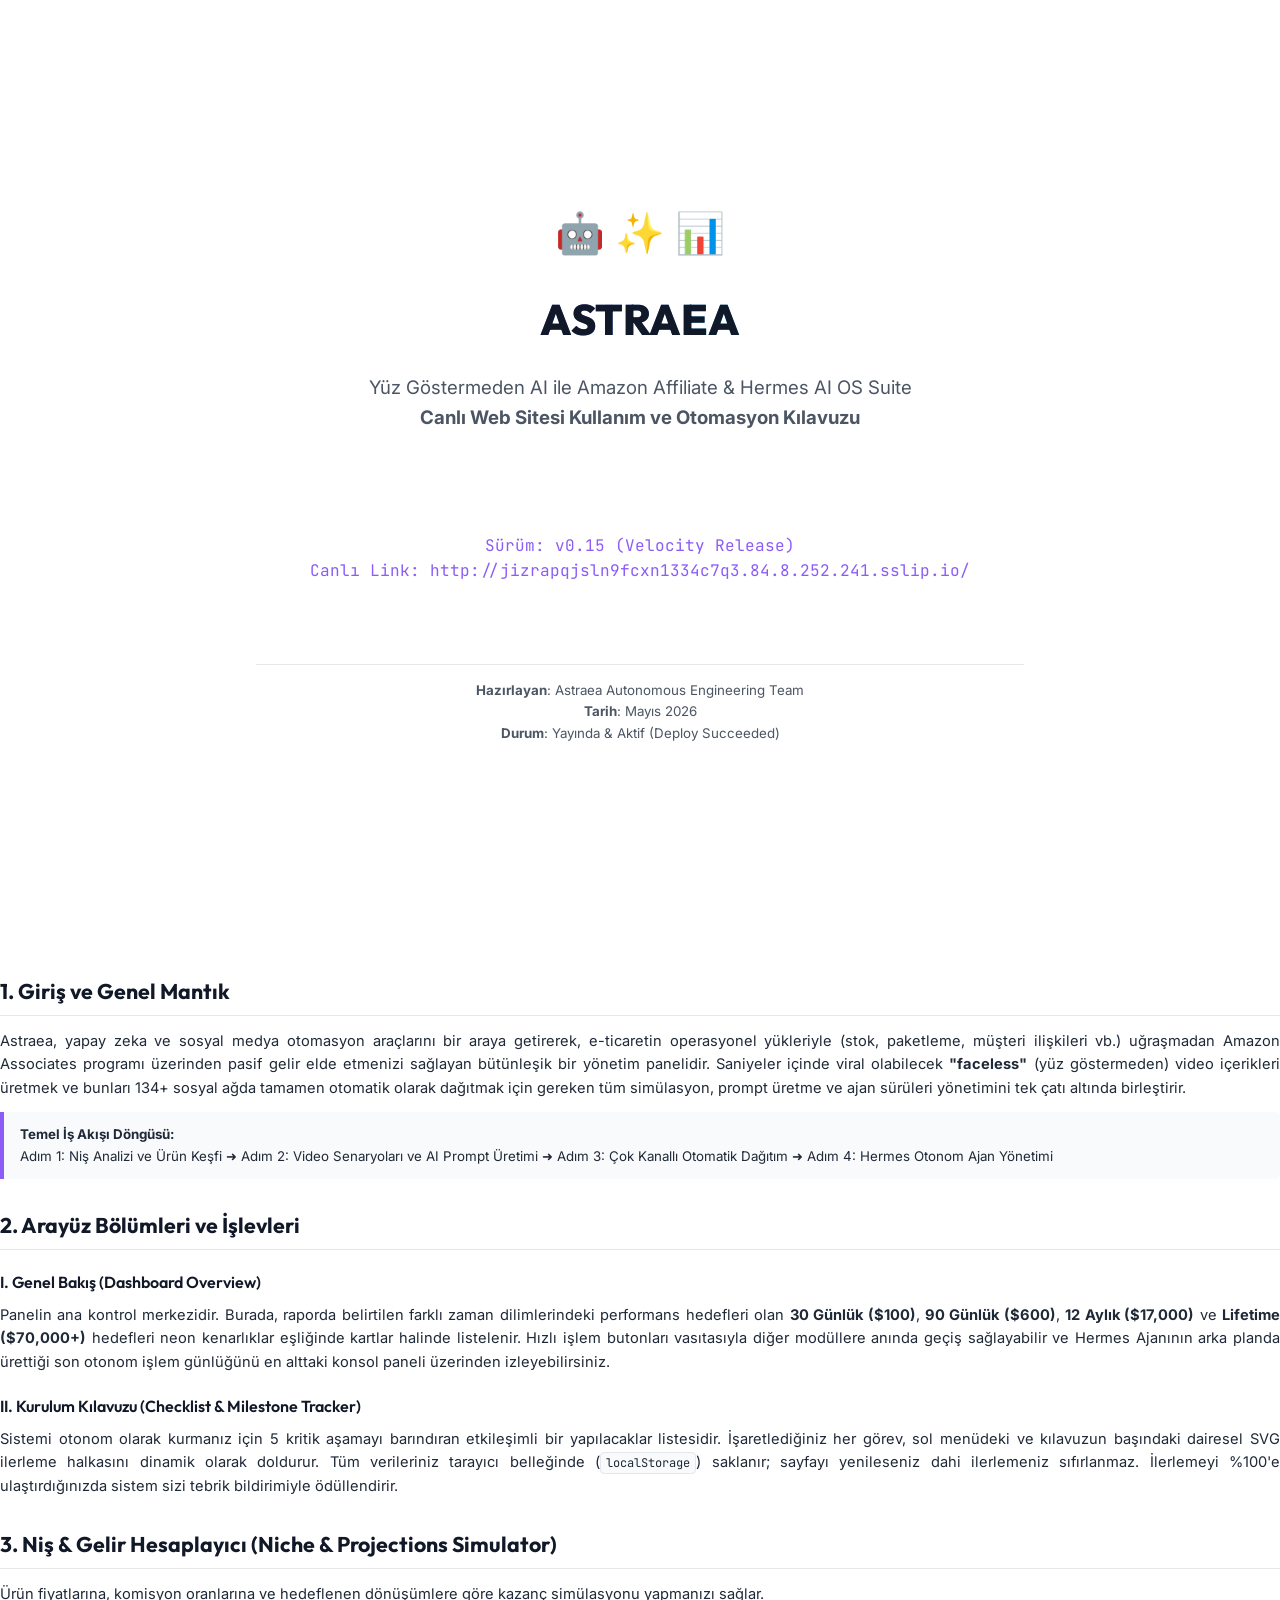
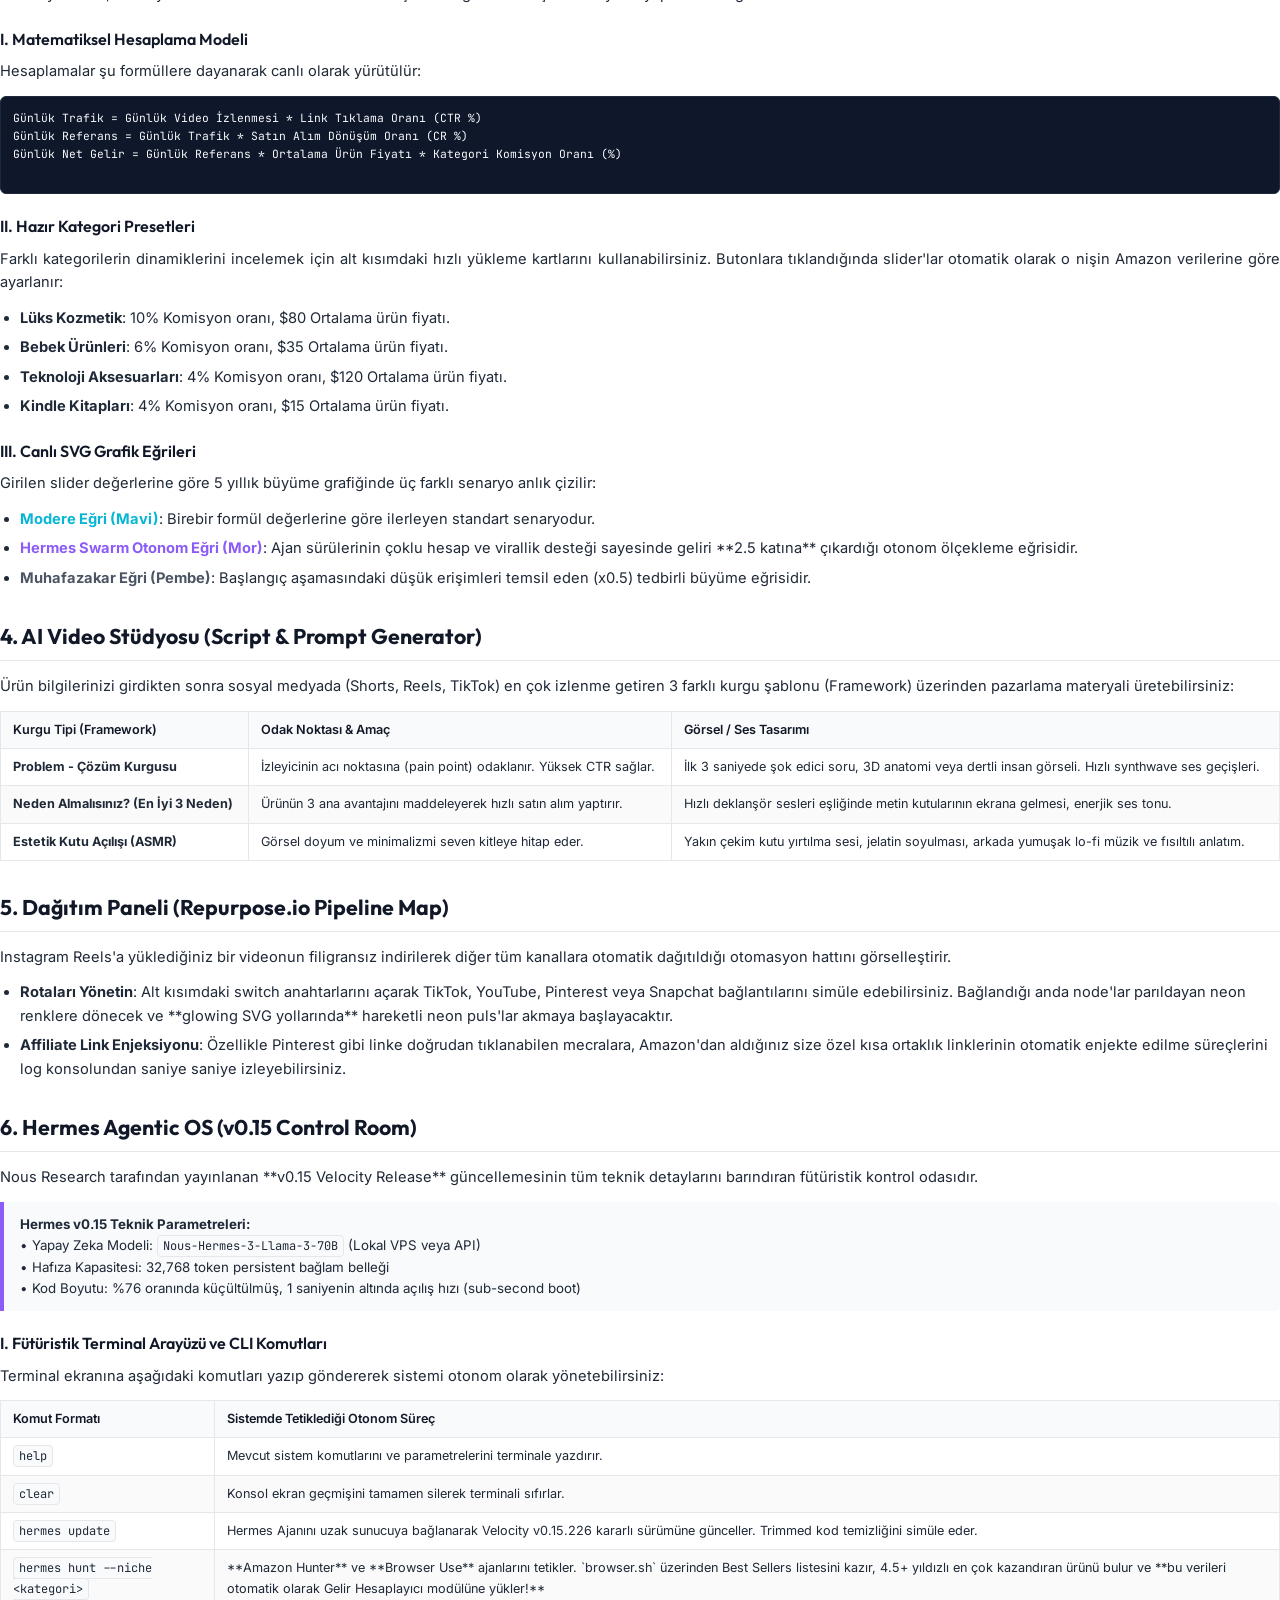
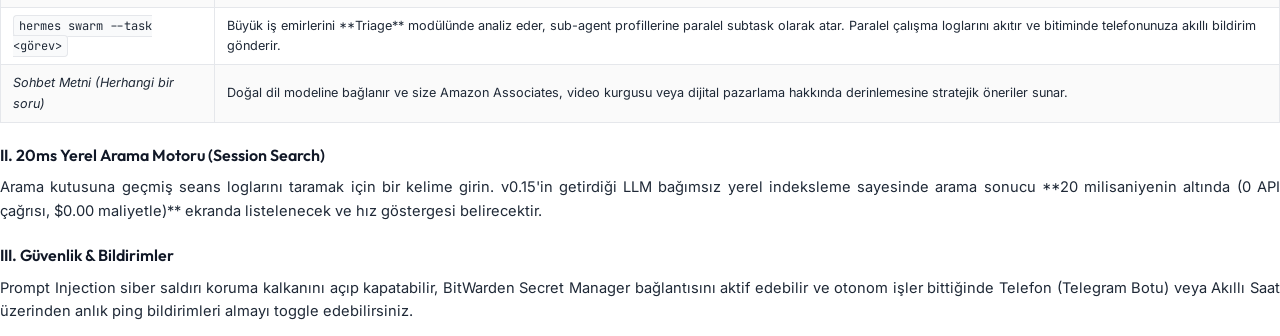
<file: user_manual.html>
<!DOCTYPE html>
<html lang="tr">
<head>
  <meta charset="UTF-8">
  <meta name="viewport" content="width=device-width, initial-scale=1.0">
  <title>Astraea - Kullanım Kılavuzu & Otomasyon Rehberi</title>
  
  <!-- Premium Google Fonts -->
  <link rel="preconnect" href="https://fonts.googleapis.com">
  <link rel="preconnect" href="https://fonts.gstatic.com" crossorigin>
  <link href="https://fonts.googleapis.com/css2?family=Inter:wght@400;500;600;700&family=Outfit:wght@500;600;700;800&family=JetBrains+Mono:wght@400;700&display=swap" rel="stylesheet">
  
  <style>
    /* Styling optimized for PDF printing */
    :root {
      --color-primary: #8b5cf6;
      --color-secondary: #06b6d4;
      --color-text: #1f2937;
      --color-text-light: #4b5563;
      --color-border: #e5e7eb;
      --color-bg-light: #f9fafb;
    }
    
    @page {
      size: A4;
      margin: 20mm;
    }
    
    body {
      font-family: 'Inter', sans-serif;
      color: var(--color-text);
      line-height: 1.6;
      font-size: 11pt;
      margin: 0;
      padding: 0;
    }

    h1, h2, h3, h4 {
      font-family: 'Outfit', sans-serif;
      color: #111827;
      margin-top: 0;
      page-break-after: avoid;
    }
    
    h1 {
      font-size: 24pt;
      font-weight: 800;
      border-bottom: 2px solid var(--color-primary);
      padding-bottom: 10px;
      margin-bottom: 20px;
    }
    
    h2 {
      font-size: 16pt;
      font-weight: 700;
      border-bottom: 1px solid var(--color-border);
      padding-bottom: 6px;
      margin-top: 30px;
      margin-bottom: 14px;
    }
    
    h3 {
      font-size: 12pt;
      font-weight: 600;
      margin-top: 20px;
      margin-bottom: 8px;
    }

    p {
      margin-top: 0;
      margin-bottom: 12px;
      text-align: justify;
    }

    code {
      font-family: 'JetBrains Mono', monospace;
      background-color: var(--color-bg-light);
      border: 1px solid var(--color-border);
      padding: 2px 5px;
      border-radius: 4px;
      font-size: 9pt;
    }
    
    pre {
      font-family: 'JetBrains Mono', monospace;
      background-color: #0f172a;
      color: #f8fafc;
      padding: 12px;
      border-radius: 6px;
      font-size: 8.5pt;
      overflow-x: auto;
      margin-bottom: 14px;
      border: 1px solid #1e293b;
      white-space: pre-wrap;
    }
    
    .page-break {
      page-break-before: always;
    }
    
    /* Cover Page styling */
    .cover-page {
      height: 250mm;
      display: flex;
      flex-direction: column;
      justify-content: center;
      align-items: center;
      text-align: center;
      page-break-after: always;
    }
    
    .cover-title {
      font-size: 32pt;
      font-weight: 800;
      background: linear-gradient(135deg, var(--color-primary), var(--color-secondary));
      -webkit-background-clip: text;
      color: #111827;
      margin-bottom: 10px;
    }
    
    .cover-subtitle {
      font-size: 14pt;
      color: var(--color-text-light);
      margin-bottom: 100px;
      max-width: 80%;
    }
    
    .cover-meta {
      font-size: 10pt;
      color: var(--color-text-light);
      border-top: 1px solid var(--color-border);
      padding-top: 15px;
      width: 60%;
    }

    /* Checklist & Lists */
    ul {
      margin-top: 0;
      margin-bottom: 14px;
      padding-left: 20px;
    }
    
    li {
      margin-bottom: 6px;
    }

    /* Tables styling */
    table {
      width: 100%;
      border-collapse: collapse;
      margin-bottom: 20px;
      font-size: 9.5pt;
    }
    
    th, td {
      border: 1px solid var(--color-border);
      padding: 8px 12px;
      text-align: left;
    }
    
    th {
      background-color: var(--color-bg-light);
      font-weight: 600;
      color: #111827;
    }
    
    tr:nth-child(even) {
      background-color: #fafafa;
    }
    
    /* Flowchart / Box layout */
    .flow-box {
      background-color: var(--color-bg-light);
      border-left: 4px solid var(--color-primary);
      padding: 12px 16px;
      border-radius: 0 6px 6px 0;
      margin-bottom: 16px;
      font-size: 10pt;
    }

    .badge-purple {
      color: var(--color-primary);
      font-weight: bold;
    }
  </style>
</head>
<body>

  <!-- ==================== COVER PAGE ==================== -->
  <div class="cover-page">
    <div style="font-size: 40px; margin-bottom: 20px;">🤖 ✨ 📊</div>
    <h1 class="cover-title" style="border:none; padding:0; margin-bottom: 20px;">ASTRAEA</h1>
    <div class="cover-subtitle">
      Yüz Göstermeden AI ile Amazon Affiliate & Hermes AI OS Suite<br>
      <strong>Canlı Web Sitesi Kullanım ve Otomasyon Kılavuzu</strong>
    </div>
    <div style="margin-bottom: 80px; font-size: 12pt; font-family:'JetBrains Mono', monospace; color:var(--color-primary)">
      Sürüm: v0.15 (Velocity Release)<br>
      Canlı Link: http://jizrapqjsln9fcxn1334c7q3.84.8.252.241.sslip.io/
    </div>
    <div class="cover-meta">
      <strong>Hazırlayan</strong>: Astraea Autonomous Engineering Team<br>
      <strong>Tarih</strong>: Mayıs 2026<br>
      <strong>Durum</strong>: Yayında & Aktif (Deploy Succeeded)
    </div>
  </div>

  <!-- ==================== PAGE 1: GENEL BAKIŞ ==================== -->
  <h2>1. Giriş ve Genel Mantık</h2>
  <p>
    Astraea, yapay zeka ve sosyal medya otomasyon araçlarını bir araya getirerek, e-ticaretin operasyonel yükleriyle (stok, paketleme, müşteri ilişkileri vb.) uğraşmadan Amazon Associates programı üzerinden pasif gelir elde etmenizi sağlayan bütünleşik bir yönetim panelidir. Saniyeler içinde viral olabilecek <strong>"faceless"</strong> (yüz göstermeden) video içerikleri üretmek ve bunları 134+ sosyal ağda tamamen otomatik olarak dağıtmak için gereken tüm simülasyon, prompt üretme ve ajan sürüleri yönetimini tek çatı altında birleştirir.
  </p>
  
  <div class="flow-box">
    <strong>Temel İş Akışı Döngüsü:</strong><br>
    Adım 1: Niş Analizi ve Ürün Keşfi ➜ Adım 2: Video Senaryoları ve AI Prompt Üretimi ➜ Adım 3: Çok Kanallı Otomatik Dağıtım ➜ Adım 4: Hermes Otonom Ajan Yönetimi
  </div>

  <h2>2. Arayüz Bölümleri ve İşlevleri</h2>
  
  <h3>I. Genel Bakış (Dashboard Overview)</h3>
  <p>
    Panelin ana kontrol merkezidir. Burada, raporda belirtilen farklı zaman dilimlerindeki performans hedefleri olan <strong>30 Günlük ($100)</strong>, <strong>90 Günlük ($600)</strong>, <strong>12 Aylık ($17,000)</strong> ve <strong>Lifetime ($70,000+)</strong> hedefleri neon kenarlıklar eşliğinde kartlar halinde listelenir. Hızlı işlem butonları vasıtasıyla diğer modüllere anında geçiş sağlayabilir ve Hermes Ajanının arka planda ürettiği son otonom işlem günlüğünü en alttaki konsol paneli üzerinden izleyebilirsiniz.
  </p>

  <h3>II. Kurulum Kılavuzu (Checklist & Milestone Tracker)</h3>
  <p>
    Sistemi otonom olarak kurmanız için 5 kritik aşamayı barındıran etkileşimli bir yapılacaklar listesidir. 
    İşaretlediğiniz her görev, sol menüdeki ve kılavuzun başındaki dairesel SVG ilerleme halkasını dinamik olarak doldurur. Tüm verileriniz tarayıcı belleğinde (<code>localStorage</code>) saklanır; sayfayı yenileseniz dahi ilerlemeniz sıfırlanmaz. İlerlemeyi %100'e ulaştırdığınızda sistem sizi tebrik bildirimiyle ödüllendirir.
  </p>

  <div class="page-break"></div>

  <!-- ==================== PAGE 2: NİŞ ANALİZİ VE SCRIPT ==================== -->
  <h2>3. Niş & Gelir Hesaplayıcı (Niche & Projections Simulator)</h2>
  <p>
    Ürün fiyatlarına, komisyon oranlarına ve hedeflenen dönüşümlere göre kazanç simülasyonu yapmanızı sağlar.
  </p>
  
  <h3>I. Matematiksel Hesaplama Modeli</h3>
  <p>Hesaplamalar şu formüllere dayanarak canlı olarak yürütülür:</p>
  <pre>
Günlük Trafik = Günlük Video İzlenmesi * Link Tıklama Oranı (CTR %)
Günlük Referans = Günlük Trafik * Satın Alım Dönüşüm Oranı (CR %)
Günlük Net Gelir = Günlük Referans * Ortalama Ürün Fiyatı * Kategori Komisyon Oranı (%)
  </pre>

  <h3>II. Hazır Kategori Presetleri</h3>
  <p>
    Farklı kategorilerin dinamiklerini incelemek için alt kısımdaki hızlı yükleme kartlarını kullanabilirsiniz. Butonlara tıklandığında slider'lar otomatik olarak o nişin Amazon verilerine göre ayarlanır:
  </p>
  <ul>
    <li><strong>Lüks Kozmetik</strong>: 10% Komisyon oranı, $80 Ortalama ürün fiyatı.</li>
    <li><strong>Bebek Ürünleri</strong>: 6% Komisyon oranı, $35 Ortalama ürün fiyatı.</li>
    <li><strong>Teknoloji Aksesuarları</strong>: 4% Komisyon oranı, $120 Ortalama ürün fiyatı.</li>
    <li><strong>Kindle Kitapları</strong>: 4% Komisyon oranı, $15 Ortalama ürün fiyatı.</li>
  </ul>

  <h3>III. Canlı SVG Grafik Eğrileri</h3>
  <p>Girilen slider değerlerine göre 5 yıllık büyüme grafiğinde üç farklı senaryo anlık çizilir:</p>
  <ul>
    <li><span style="color:var(--color-secondary); font-weight:bold">Modere Eğri (Mavi)</span>: Birebir formül değerlerine göre ilerleyen standart senaryodur.</li>
    <li><span style="color:var(--color-primary); font-weight:bold">Hermes Swarm Otonom Eğri (Mor)</span>: Ajan sürülerinin çoklu hesap ve virallik desteği sayesinde geliri **2.5 katına** çıkardığı otonom ölçekleme eğrisidir.</li>
    <li><span style="color:var(--color-text-light); font-weight:bold">Muhafazakar Eğri (Pembe)</span>: Başlangıç aşamasındaki düşük erişimleri temsil eden (x0.5) tedbirli büyüme eğrisidir.</li>
  </ul>

  <h2>4. AI Video Stüdyosu (Script & Prompt Generator)</h2>
  <p>
    Ürün bilgilerinizi girdikten sonra sosyal medyada (Shorts, Reels, TikTok) en çok izlenme getiren 3 farklı kurgu şablonu (Framework) üzerinden pazarlama materyali üretebilirsiniz:
  </p>
  
  <table>
    <thead>
      <tr>
        <th>Kurgu Tipi (Framework)</th>
        <th>Odak Noktası & Amaç</th>
        <th>Görsel / Ses Tasarımı</th>
      </tr>
    </thead>
    <tbody>
      <tr>
        <td><strong>Problem - Çözüm Kurgusu</strong></td>
        <td>İzleyicinin acı noktasına (pain point) odaklanır. Yüksek CTR sağlar.</td>
        <td>İlk 3 saniyede şok edici soru, 3D anatomi veya dertli insan görseli. Hızlı synthwave ses geçişleri.</td>
      </tr>
      <tr>
        <td><strong>Neden Almalısınız? (En İyi 3 Neden)</strong></td>
        <td>Ürünün 3 ana avantajını maddeleyerek hızlı satın alım yaptırır.</td>
        <td>Hızlı deklanşör sesleri eşliğinde metin kutularının ekrana gelmesi, enerjik ses tonu.</td>
      </tr>
      <tr>
        <td><strong>Estetik Kutu Açılışı (ASMR)</strong></td>
        <td>Görsel doyum ve minimalizmi seven kitleye hitap eder.</td>
        <td>Yakın çekim kutu yırtılma sesi, jelatin soyulması, arkada yumuşak lo-fi müzik ve fısıltılı anlatım.</td>
      </tr>
    </tbody>
  </table>

  <div class="page-break"></div>

  <!-- ==================== PAGE 3: REPURPOSE & HERMES CLI ==================== -->
  <h2>5. Dağıtım Paneli (Repurpose.io Pipeline Map)</h2>
  <p>
    Instagram Reels'a yüklediğiniz bir videonun filigransız indirilerek diğer tüm kanallara otomatik dağıtıldığı otomasyon hattını görselleştirir.
  </p>
  <ul>
    <li><strong>Rotaları Yönetin</strong>: Alt kısımdaki switch anahtarlarını açarak TikTok, YouTube, Pinterest veya Snapchat bağlantılarını simüle edebilirsiniz. Bağlandığı anda node'lar parıldayan neon renklere dönecek ve **glowing SVG yollarında** hareketli neon puls'lar akmaya başlayacaktır.</li>
    <li><strong>Affiliate Link Enjeksiyonu</strong>: Özellikle Pinterest gibi linke doğrudan tıklanabilen mecralara, Amazon'dan aldığınız size özel kısa ortaklık linklerinin otomatik enjekte edilme süreçlerini log konsolundan saniye saniye izleyebilirsiniz.</li>
  </ul>

  <h2>6. Hermes Agentic OS (v0.15 Control Room)</h2>
  <p>
    Nous Research tarafından yayınlanan **v0.15 Velocity Release** güncellemesinin tüm teknik detaylarını barındıran fütüristik kontrol odasıdır.
  </p>
  
  <div class="flow-box">
    <strong>Hermes v0.15 Teknik Parametreleri:</strong><br>
    • Yapay Zeka Modeli: <code>Nous-Hermes-3-Llama-3-70B</code> (Lokal VPS veya API)<br>
    • Hafıza Kapasitesi: 32,768 token persistent bağlam belleği<br>
    • Kod Boyutu: %76 oranında küçültülmüş, 1 saniyenin altında açılış hızı (sub-second boot)
  </div>

  <h3>I. Fütüristik Terminal Arayüzü ve CLI Komutları</h3>
  <p>Terminal ekranına aşağıdaki komutları yazıp göndererek sistemi otonom olarak yönetebilirsiniz:</p>
  
  <table>
    <thead>
      <tr>
        <th>Komut Formatı</th>
        <th>Sistemde Tetiklediği Otonom Süreç</th>
      </tr>
    </thead>
    <tbody>
      <tr>
        <td><code>help</code></td>
        <td>Mevcut sistem komutlarını ve parametrelerini terminale yazdırır.</td>
      </tr>
      <tr>
        <td><code>clear</code></td>
        <td>Konsol ekran geçmişini tamamen silerek terminali sıfırlar.</td>
      </tr>
      <tr>
        <td><code>hermes update</code></td>
        <td>Hermes Ajanını uzak sunucuya bağlanarak Velocity v0.15.226 kararlı sürümüne günceller. Trimmed kod temizliğini simüle eder.</td>
      </tr>
      <tr>
        <td><code>hermes hunt --niche &lt;kategori&gt;</code></td>
        <td>**Amazon Hunter** ve **Browser Use** ajanlarını tetikler. `browser.sh` üzerinden Best Sellers listesini kazır, 4.5+ yıldızlı en çok kazandıran ürünü bulur ve **bu verileri otomatik olarak Gelir Hesaplayıcı modülüne yükler!**</td>
      </tr>
      <tr>
        <td><code>hermes swarm --task &lt;görev&gt;</code></td>
        <td>Büyük iş emirlerini **Triage** modülünde analiz eder, sub-agent profillerine paralel subtask olarak atar. Paralel çalışma loglarını akıtır ve bitiminde telefonunuza akıllı bildirim gönderir.</td>
      </tr>
      <tr>
        <td><em>Sohbet Metni (Herhangi bir soru)</em></td>
        <td>Doğal dil modeline bağlanır ve size Amazon Associates, video kurgusu veya dijital pazarlama hakkında derinlemesine stratejik öneriler sunar.</td>
      </tr>
    </tbody>
  </table>

  <h3>II. 20ms Yerel Arama Motoru (Session Search)</h3>
  <p>
    Arama kutusuna geçmiş seans loglarını taramak için bir kelime girin. v0.15'in getirdiği LLM bağımsız yerel indeksleme sayesinde arama sonucu **20 milisaniyenin altında (0 API çağrısı, $0.00 maliyetle)** ekranda listelenecek ve hız göstergesi belirecektir.
  </p>
  
  <h3>III. Güvenlik & Bildirimler</h3>
  <p>
    Prompt Injection siber saldırı koruma kalkanını açıp kapatabilir, BitWarden Secret Manager bağlantısını aktif edebilir ve otonom işler bittiğinde Telefon (Telegram Botu) veya Akıllı Saat üzerinden anlık ping bildirimleri almayı toggle edebilirsiniz.
  </p>
</body>
</html>
</file>
<file: style.css>
/* ==========================================================================
   ASTRAEA CORE DESIGN SYSTEM (style.css)
   ========================================================================== */

/* Design Tokens & Custom Properties */
:root {
  /* Color Palette */
  --bg-deep: #030712;                 /* Deep Space Charcoal Black */
  --bg-panel: rgba(17, 24, 39, 0.75); /* Frosted Glass Card Fill */
  --text-main: #f9fafb;               /* Bright White-Grey */
  --text-muted: #9ca3af;              /* Muted Silver */
  
  /* Accent Colors */
  --cyan-primary: #06b6d4;            /* Amazon Theme */
  --cyan-glow: rgba(6, 182, 212, 0.2);
  
  --purple-primary: #8b5cf6;          /* Hermes Theme */
  --purple-glow: rgba(139, 92, 246, 0.2);
  
  --pink-primary: #ec4899;            /* Velocity Speed Theme */
  --pink-glow: rgba(236, 72, 153, 0.2);
  
  --green-secure: #22c55e;            /* Active Shield Green */
  --green-glow: rgba(34, 197, 94, 0.25);

  /* Borders & Shadows */
  --border-glass: rgba(255, 255, 255, 0.08);
  --shadow-neon: 0 0 20px var(--cyan-glow);
  --shadow-purple: 0 0 20px var(--purple-glow);
  
  /* Typography */
  --font-display: 'Outfit', -apple-system, BlinkMacSystemFont, "Segoe UI", Roboto, sans-serif;
  --font-body: 'Inter', -apple-system, BlinkMacSystemFont, "Segoe UI", Roboto, sans-serif;
  --font-mono: 'JetBrains Mono', 'Fira Code', 'Courier New', monospace;
  
  /* Layout Constants */
  --sidebar-width: 280px;
  --header-height: 80px;
}

/* Global Reset & Base Styling */
* {
  margin: 0;
  padding: 0;
  box-sizing: border-box;
  font-family: var(--font-body);
  scrollbar-width: thin;
  scrollbar-color: rgba(255, 255, 255, 0.15) transparent;
}

body {
  background-color: var(--bg-deep);
  color: var(--text-main);
  min-height: 100vh;
  overflow-x: hidden;
  background-image: 
    radial-gradient(circle at 10% 20%, rgba(139, 92, 246, 0.06) 0%, transparent 40%),
    radial-gradient(circle at 90% 80%, rgba(6, 182, 212, 0.06) 0%, transparent 45%);
  background-attachment: fixed;
}

/* Custom Scrollbars */
::-webkit-scrollbar {
  width: 6px;
  height: 6px;
}
::-webkit-scrollbar-track {
  background: transparent;
}
::-webkit-scrollbar-thumb {
  background: rgba(255, 255, 255, 0.1);
  border-radius: 4px;
}
::-webkit-scrollbar-thumb:hover {
  background: rgba(255, 255, 255, 0.2);
}

a {
  text-decoration: none;
  transition: color 0.2s ease;
}
a:hover {
  filter: brightness(1.2);
}

/* App Wrapper Layout */
.app-container {
  display: flex;
  min-height: 100vh;
}

/* ==========================================================================
   SIDEBAR NAVIGATION
   ========================================================================== */
.sidebar {
  width: var(--sidebar-width);
  background: rgba(10, 15, 30, 0.85);
  border-right: 1px solid var(--border-glass);
  backdrop-filter: blur(20px);
  padding: 24px 16px;
  display: flex;
  flex-direction: column;
  position: fixed;
  height: 100vh;
  z-index: 100;
  justify-content: space-between;
}

.brand {
  display: flex;
  align-items: center;
  gap: 12px;
  margin-bottom: 8px;
}

.logo-orb {
  width: 32px;
  height: 32px;
  border-radius: 50%;
  background: linear-gradient(135deg, var(--cyan-primary), var(--purple-primary));
  box-shadow: 0 0 15px rgba(139, 92, 246, 0.6);
  position: relative;
  animation: logoPulse 4s infinite alternate ease-in-out;
}

.brand h1 {
  font-family: var(--font-display);
  font-size: 1.5rem;
  font-weight: 800;
  letter-spacing: 2px;
  background: linear-gradient(to right, #ffffff, #9ca3af);
  -webkit-background-clip: text;
  -webkit-text-fill-color: transparent;
}

/* Active Agent Status Badge */
.agent-badge {
  display: inline-flex;
  align-items: center;
  gap: 8px;
  background: rgba(255, 255, 255, 0.03);
  border: 1px solid var(--border-glass);
  padding: 6px 12px;
  border-radius: 20px;
  width: fit-content;
  margin-bottom: 28px;
}

.pulse-indicator {
  width: 8px;
  height: 8px;
  border-radius: 50%;
  position: relative;
}
.pulse-indicator.online {
  background-color: var(--cyan-primary);
  box-shadow: 0 0 8px var(--cyan-primary);
}
.pulse-indicator.online::after {
  content: '';
  position: absolute;
  top: 0; left: 0; right: 0; bottom: 0;
  border-radius: 50%;
  border: 2px solid var(--cyan-primary);
  animation: ping 1.5s infinite ease-out;
}
.badge-text {
  font-size: 0.75rem;
  font-weight: 600;
  color: var(--text-muted);
}

/* Navigation Menu */
.nav-menu {
  display: flex;
  flex-direction: column;
  gap: 6px;
  flex-grow: 1;
}

.nav-btn {
  background: transparent;
  border: none;
  color: var(--text-muted);
  display: flex;
  align-items: center;
  gap: 14px;
  padding: 12px 16px;
  font-size: 0.9rem;
  font-weight: 500;
  border-radius: 8px;
  cursor: pointer;
  width: 100%;
  text-align: left;
  transition: all 0.25s cubic-bezier(0.4, 0, 0.2, 1);
  position: relative;
}

.nav-icon {
  width: 20px;
  height: 20px;
  fill: currentColor;
  transition: transform 0.25s ease;
}

.nav-btn:hover {
  background: rgba(255, 255, 255, 0.03);
  color: var(--text-main);
}
.nav-btn:hover .nav-icon {
  transform: translateX(2px);
}

.nav-btn.active {
  background: rgba(139, 92, 246, 0.08);
  color: var(--purple-primary);
  font-weight: 600;
  border-left: 3px solid var(--purple-primary);
}
.nav-btn.active .nav-icon {
  color: var(--purple-primary);
}

/* Sidebar Footer Goal Status */
.sidebar-footer {
  background: rgba(255, 255, 255, 0.02);
  border: 1px solid var(--border-glass);
  padding: 14px;
  border-radius: 10px;
  margin-top: auto;
}

.target-title {
  font-size: 0.75rem;
  font-weight: 600;
  color: var(--text-muted);
  margin-bottom: 8px;
  text-transform: uppercase;
  letter-spacing: 0.5px;
}

.progress-bar-container {
  height: 6px;
  background: rgba(255, 255, 255, 0.05);
  border-radius: 3px;
  overflow: hidden;
  margin-bottom: 6px;
}

.progress-bar-fill {
  height: 100%;
  background: linear-gradient(90deg, var(--cyan-primary), var(--purple-primary));
  box-shadow: 0 0 8px rgba(139, 92, 246, 0.6);
  border-radius: 3px;
  transition: width 0.8s cubic-bezier(0.4, 0, 0.2, 1);
}

.progress-info {
  font-size: 0.7rem;
  font-weight: 600;
  color: var(--text-main);
  text-align: right;
}

/* ==========================================================================
   MAIN CONTENT AREA & HEADER
   ========================================================================== */
.main-content {
  margin-left: var(--sidebar-width);
  flex-grow: 1;
  padding: 0 32px 32px 32px;
  display: flex;
  flex-direction: column;
}

.header {
  height: var(--header-height);
  display: flex;
  align-items: center;
  justify-content: space-between;
  border-bottom: 1px solid var(--border-glass);
  margin-bottom: 32px;
  position: sticky;
  top: 0;
  background: rgba(3, 7, 18, 0.8);
  backdrop-filter: blur(16px);
  z-index: 90;
}

.header-left h2 {
  font-family: var(--font-display);
  font-size: 1.5rem;
  font-weight: 700;
  letter-spacing: -0.5px;
}

.header-left p {
  font-size: 0.85rem;
}

.header-right {
  display: flex;
  align-items: center;
  gap: 20px;
}

/* Header Action (Notification Dropdown) */
.header-action {
  position: relative;
  cursor: pointer;
  padding: 8px;
  border-radius: 50%;
  background: rgba(255, 255, 255, 0.02);
  border: 1px solid var(--border-glass);
  transition: all 0.2s;
}
.header-action:hover {
  background: rgba(255, 255, 255, 0.05);
}

.bell-icon {
  width: 20px;
  height: 20px;
  fill: var(--text-muted);
}
.header-action:hover .bell-icon {
  fill: var(--text-main);
}

.bell-badge {
  position: absolute;
  top: 2px;
  right: 2px;
  width: 14px;
  height: 14px;
  border-radius: 50%;
  background-color: var(--pink-primary);
  color: white;
  font-size: 0.65rem;
  font-weight: 700;
  display: flex;
  align-items: center;
  justify-content: center;
}

/* Notification Dropdown Container */
.notification-dropdown {
  position: absolute;
  top: 45px;
  right: 0;
  width: 320px;
  background: rgba(17, 24, 39, 0.95);
  border: 1px solid var(--border-glass);
  box-shadow: 0 10px 30px rgba(0, 0, 0, 0.5);
  border-radius: 12px;
  overflow: hidden;
  display: none;
  z-index: 120;
}
.notification-dropdown.active {
  display: block;
  animation: dropdownFade 0.25s ease-out;
}

.dropdown-header {
  padding: 14px 16px;
  font-weight: 600;
  border-bottom: 1px solid var(--border-glass);
  font-family: var(--font-display);
}

.dropdown-item {
  padding: 14px 16px;
  border-bottom: 1px solid var(--border-glass);
  transition: background 0.2s;
}
.dropdown-item:hover {
  background: rgba(255, 255, 255, 0.02);
}
.dropdown-item.unread {
  background: rgba(6, 182, 212, 0.03);
}

.item-title {
  font-size: 0.85rem;
  font-weight: 600;
  margin-bottom: 4px;
}
.item-desc {
  font-size: 0.75rem;
  color: var(--text-muted);
  line-height: 1.4;
  margin-bottom: 6px;
}
.item-time {
  font-size: 0.65rem;
  color: var(--text-muted);
}

/* System Boot Speed Badge */
.header-speed-badge {
  display: flex;
  align-items: center;
  gap: 8px;
  background: rgba(34, 197, 94, 0.05);
  border: 1px solid rgba(34, 197, 94, 0.15);
  padding: 8px 14px;
  border-radius: 8px;
}

.speed-label {
  font-size: 0.75rem;
  font-weight: 500;
  color: var(--text-muted);
}

.speed-value {
  font-size: 0.75rem;
  font-weight: 700;
  font-family: var(--font-mono);
  color: var(--green-secure);
}

/* Content Sections Tab Switching */
.content-body {
  flex-grow: 1;
}

.tab-content {
  display: none;
  animation: tabFadeIn 0.35s ease-out;
}

.tab-content.active {
  display: block;
}

/* ==========================================================================
   GLOBAL COMPONENT CARDS & GRID LAYOUTS
   ========================================================================== */
.card {
  background: var(--bg-panel);
  border: 1px solid var(--border-glass);
  border-radius: 16px;
  padding: 24px;
  box-shadow: 0 4px 30px rgba(0, 0, 0, 0.1);
  backdrop-filter: blur(16px);
  position: relative;
  overflow: hidden;
}

.card-title {
  font-family: var(--font-display);
  font-size: 1.15rem;
  font-weight: 600;
  margin-bottom: 12px;
  letter-spacing: -0.2px;
}

.text-muted {
  color: var(--text-muted);
}
.text-small {
  font-size: 0.75rem;
}
.text-cyan {
  color: var(--cyan-primary) !important;
}
.text-purple {
  color: var(--purple-primary) !important;
}
.text-pink {
  color: var(--pink-primary) !important;
}
.text-green {
  color: var(--green-secure) !important;
}

.badge {
  font-size: 0.7rem;
  font-weight: 700;
  padding: 4px 8px;
  border-radius: 4px;
  text-transform: uppercase;
}
.badge-cyan {
  background: rgba(6, 182, 212, 0.1);
  color: var(--cyan-primary);
  border: 1px solid rgba(6, 182, 212, 0.2);
}
.badge-purple {
  background: rgba(139, 92, 246, 0.1);
  color: var(--purple-primary);
  border: 1px solid rgba(139, 92, 246, 0.2);
}
.badge-pink {
  background: rgba(236, 72, 153, 0.1);
  color: var(--pink-primary);
  border: 1px solid rgba(236, 72, 153, 0.2);
}
.badge-green {
  background: rgba(34, 197, 94, 0.1);
  color: var(--green-secure);
  border: 1px solid rgba(34, 197, 94, 0.2);
}

.flex-row-space {
  display: flex;
  align-items: center;
  justify-content: space-between;
}

.flex-column-space {
  display: flex;
  flex-direction: column;
  justify-content: space-between;
}

/* ==========================================================================
   TAB: DASHBOARD - OVERVIEW
   ========================================================================== */
.stats-grid {
  display: grid;
  grid-template-columns: repeat(auto-fit, minmax(220px, 1fr));
  gap: 20px;
  margin-bottom: 24px;
}

.stat-card {
  background: var(--bg-panel);
  border: 1px solid var(--border-glass);
  border-radius: 12px;
  padding: 20px;
  transition: all 0.3s;
}
.stat-card:hover {
  transform: translateY(-4px);
}
.stat-card.border-cyan:hover {
  border-color: var(--cyan-primary);
  box-shadow: var(--shadow-neon);
}
.stat-card.border-purple:hover {
  border-color: var(--purple-primary);
  box-shadow: var(--shadow-purple);
}
.stat-card.border-pink:hover {
  border-color: var(--pink-primary);
  box-shadow: 0 0 20px var(--pink-glow);
}
.stat-card.border-green:hover {
  border-color: var(--green-secure);
  box-shadow: 0 0 20px var(--green-glow);
}

.stat-header {
  display: flex;
  justify-content: space-between;
  align-items: center;
  margin-bottom: 12px;
}

.stat-title {
  font-size: 0.8rem;
  font-weight: 600;
  text-transform: uppercase;
}

.stat-val {
  font-family: var(--font-display);
  font-size: 1.8rem;
  font-weight: 700;
  margin-bottom: 6px;
}

.stat-footer {
  font-size: 0.75rem;
}

/* Dashboard specific Layout split */
.dashboard-layout {
  display: grid;
  grid-template-columns: 1.2fr 0.8fr;
  gap: 24px;
}

.status-list {
  display: flex;
  flex-direction: column;
  gap: 16px;
  margin-top: 14px;
}

.status-item {
  display: flex;
  flex-direction: column;
  gap: 6px;
}

.status-info {
  display: flex;
  justify-content: space-between;
  font-size: 0.85rem;
  font-weight: 500;
}

.status-indicator-bar {
  height: 4px;
  border-radius: 2px;
}
.status-indicator-bar.bg-green {
  background-color: var(--green-secure);
  box-shadow: 0 0 6px var(--green-secure);
}
.status-indicator-bar.bg-purple {
  background-color: var(--purple-primary);
  box-shadow: 0 0 6px var(--purple-primary);
}
.status-indicator-bar.bg-cyan {
  background-color: var(--cyan-primary);
  box-shadow: 0 0 6px var(--cyan-primary);
}

.system-coaching-box {
  margin-top: 24px;
  background: rgba(255, 255, 255, 0.02);
  border: 1px solid var(--border-glass);
  padding: 14px;
  border-radius: 8px;
  display: flex;
  gap: 12px;
  align-items: flex-start;
}
.coaching-icon {
  font-size: 1.3rem;
}
.coaching-text {
  font-size: 0.8rem;
  line-height: 1.5;
}

/* Fast Action Buttons Grid */
.fast-actions-grid {
  display: grid;
  grid-template-columns: 1fr 1fr;
  gap: 14px;
  margin: 16px 0;
}

.fast-action-btn {
  background: rgba(255, 255, 255, 0.01);
  border: 1px solid var(--border-glass);
  padding: 18px 12px;
  border-radius: 12px;
  color: var(--text-main);
  cursor: pointer;
  display: flex;
  flex-direction: column;
  align-items: center;
  gap: 10px;
  font-weight: 600;
  font-size: 0.85rem;
  transition: all 0.2s;
}
.fast-action-btn:hover {
  background: rgba(255, 255, 255, 0.03);
  transform: translateY(-2px);
}
.fast-action-btn.border-cyan:hover {
  border-color: var(--cyan-primary);
  box-shadow: var(--shadow-neon);
}
.fast-action-btn.border-purple:hover {
  border-color: var(--purple-primary);
  box-shadow: var(--shadow-purple);
}
.fast-action-btn.border-pink:hover {
  border-color: var(--pink-primary);
  box-shadow: 0 0 15px var(--pink-glow);
}
.fast-action-btn.border-green:hover {
  border-color: var(--green-secure);
  box-shadow: 0 0 15px var(--green-glow);
}

.action-icon {
  font-size: 1.5rem;
}

.quick-status-console {
  background: #000000;
  border: 1px solid rgba(255, 255, 255, 0.08);
  padding: 12px 16px;
  border-radius: 10px;
  font-family: var(--font-mono);
}

.console-title {
  font-size: 0.7rem;
  font-weight: 600;
  margin-bottom: 6px;
  text-transform: uppercase;
}

.console-text {
  font-size: 0.75rem;
  color: var(--purple-primary);
  text-shadow: 0 0 6px rgba(139, 92, 246, 0.3);
}

/* ==========================================================================
   TAB: GUIDE - STEP-BY-STEP CHECKLIST
   ========================================================================== */
.guide-header {
  margin-bottom: 24px;
}

.guide-progress-card {
  display: flex;
  align-items: center;
  gap: 28px;
  padding: 24px;
}

.progress-ring-container {
  position: relative;
  width: 120px;
  height: 120px;
}

.progress-ring {
  transform: rotate(-90deg);
}

.progress-ring-circle {
  transition: stroke-dashoffset 0.5s ease-in-out;
}

.progress-ring-text {
  position: absolute;
  top: 50%; left: 50%;
  transform: translate(-50%, -50%);
  font-family: var(--font-display);
  font-size: 1.4rem;
  font-weight: 800;
}

.progress-ring-desc h3 {
  font-family: var(--font-display);
  font-size: 1.25rem;
  font-weight: 700;
  margin-bottom: 6px;
}

.progress-ring-desc p {
  font-size: 0.85rem;
  line-height: 1.5;
}

/* Accordion Lists */
.guide-accordion-container {
  display: flex;
  flex-direction: column;
  gap: 14px;
}

.accordion-item {
  transition: all 0.3s ease;
}

.accordion-header {
  display: flex;
  align-items: center;
  padding: 20px;
  cursor: pointer;
  user-select: none;
}

.accordion-number {
  font-family: var(--font-display);
  font-size: 1.3rem;
  font-weight: 800;
  color: var(--cyan-primary);
  margin-right: 18px;
}

.accordion-title {
  font-family: var(--font-display);
  font-size: 1.1rem;
  font-weight: 600;
  flex-grow: 1;
}

.accordion-icon {
  font-size: 0.8rem;
  color: var(--text-muted);
  transition: transform 0.25s ease;
}

.accordion-content {
  padding: 0 20px 20px 20px;
  border-top: 1px solid transparent;
  display: none;
  font-size: 0.85rem;
  color: var(--text-muted);
  line-height: 1.6;
}

/* Expanded state styles */
.accordion-item.active {
  border-color: rgba(6, 182, 212, 0.3);
  box-shadow: 0 0 15px rgba(6, 182, 212, 0.05);
}
.accordion-item.active .accordion-icon {
  transform: rotate(180deg);
  color: var(--cyan-primary);
}
.accordion-item.active .accordion-content {
  display: block;
  border-top-color: var(--border-glass);
  padding-top: 16px;
}

/* Task Checklist Checkboxes */
.task-checklist {
  display: flex;
  flex-direction: column;
  gap: 12px;
  margin-top: 16px;
}

.checkbox-label {
  display: flex;
  align-items: flex-start;
  gap: 12px;
  cursor: pointer;
  color: var(--text-main);
  font-size: 0.85rem;
}

.checkbox-label input[type="checkbox"] {
  display: none;
}

.custom-checkbox {
  min-width: 18px;
  height: 18px;
  border: 1.5px solid var(--text-muted);
  border-radius: 4px;
  display: inline-block;
  position: relative;
  margin-top: 2px;
  transition: all 0.2s;
}

.checkbox-label input[type="checkbox"]:checked + .custom-checkbox {
  background-color: var(--cyan-primary);
  border-color: var(--cyan-primary);
  box-shadow: 0 0 6px var(--cyan-primary);
}

.checkbox-label input[type="checkbox"]:checked + .custom-checkbox::after {
  content: '✓';
  position: absolute;
  top: 50%; left: 50%;
  transform: translate(-50%, -50%);
  color: #030712;
  font-size: 0.65rem;
  font-weight: 800;
}

.checkbox-label span:last-child {
  line-height: 1.5;
}

/* Checked item styling helper */
.checkbox-label input[type="checkbox"]:checked ~ span:last-child {
  color: var(--text-muted);
  text-decoration: line-through rgba(255,255,255,0.15);
}

/* ==========================================================================
   TAB: ANALYZER - NİŞ & GELİR HESAPLAYICI
   ========================================================================== */
.analyzer-layout {
  display: grid;
  grid-template-columns: 0.95fr 1.05fr;
  gap: 24px;
}

.sliders-container {
  display: flex;
  flex-direction: column;
  gap: 18px;
  margin: 18px 0 24px 0;
}

.slider-group {
  display: flex;
  flex-direction: column;
  gap: 8px;
}

.slider-label {
  display: flex;
  justify-content: space-between;
  font-size: 0.85rem;
  font-weight: 500;
}

.slider-value {
  font-family: var(--font-mono);
  font-weight: 700;
  color: var(--cyan-primary);
}

/* Custom Styled Range Slider */
.custom-slider {
  -webkit-appearance: none;
  width: 100%;
  height: 6px;
  border-radius: 3px;
  background: rgba(255, 255, 255, 0.08);
  outline: none;
  transition: background 0.2s;
}

.custom-slider::-webkit-slider-thumb {
  -webkit-appearance: none;
  appearance: none;
  width: 16px;
  height: 16px;
  border-radius: 50%;
  background: var(--cyan-primary);
  box-shadow: 0 0 10px var(--cyan-primary);
  cursor: pointer;
  transition: transform 0.1s;
}
.custom-slider::-webkit-slider-thumb:hover {
  transform: scale(1.2);
}

/* Presets Table Database */
.niche-db {
  border-top: 1px solid var(--border-glass);
  padding-top: 18px;
}

.niche-db-title {
  font-size: 0.85rem;
  font-weight: 600;
  margin-bottom: 12px;
}

.niche-presets-grid {
  display: grid;
  grid-template-columns: 1fr 1fr;
  gap: 10px;
}

.preset-card {
  background: rgba(255, 255, 255, 0.02);
  border: 1px solid var(--border-glass);
  padding: 10px;
  border-radius: 8px;
  cursor: pointer;
  text-align: left;
  display: flex;
  flex-direction: column;
  color: var(--text-main);
  transition: all 0.2s;
}
.preset-card:hover {
  background: rgba(255, 255, 255, 0.04);
}
.preset-card.active {
  border-color: var(--cyan-primary);
  background: rgba(6, 182, 212, 0.05);
  box-shadow: var(--shadow-neon);
}

.preset-name {
  font-size: 0.8rem;
  font-weight: 600;
  margin-bottom: 2px;
}

.preset-meta {
  font-size: 0.7rem;
  color: var(--text-muted);
}

/* Projections Box right panel */
.projections-stats-grid {
  display: grid;
  grid-template-columns: 1fr 1fr;
  gap: 14px;
  margin-bottom: 20px;
}

.proj-box {
  background: rgba(255, 255, 255, 0.02);
  border: 1px solid var(--border-glass);
  padding: 14px;
  border-radius: 10px;
  display: flex;
  flex-direction: column;
}

.proj-title {
  font-size: 0.75rem;
  font-weight: 500;
  margin-bottom: 4px;
}

.proj-value {
  font-family: var(--font-display);
  font-size: 1.4rem;
  font-weight: 700;
}

/* SVG Chart */
.chart-container {
  background: rgba(0, 0, 0, 0.15);
  border: 1px solid var(--border-glass);
  padding: 16px;
  border-radius: 12px;
}

.chart-legend {
  display: flex;
  justify-content: flex-end;
  gap: 14px;
  margin-bottom: 12px;
}

.legend-item {
  display: inline-flex;
  align-items: center;
  gap: 6px;
  font-size: 0.7rem;
  color: var(--text-muted);
}

.legend-color {
  width: 10px;
  height: 4px;
  border-radius: 2px;
  display: inline-block;
}
.bg-pink { background-color: var(--pink-primary); }
.bg-cyan { background-color: var(--cyan-primary); }
.bg-purple { background-color: var(--purple-primary); }

.earnings-svg-chart {
  width: 100%;
  height: auto;
}

.chart-axis-text {
  font-size: 8px;
  fill: var(--text-muted);
  font-family: var(--font-mono);
}

/* ==========================================================================
   TAB: AI VIDEO STÜDYOSU
   ========================================================================== */
.generator-layout {
  display: grid;
  grid-template-columns: 0.9fr 1.1fr;
  gap: 24px;
}

.form-group {
  display: flex;
  flex-direction: column;
  gap: 8px;
  margin-bottom: 16px;
}

.form-label {
  font-size: 0.85rem;
  font-weight: 500;
}

.form-input {
  background: rgba(255, 255, 255, 0.03);
  border: 1px solid var(--border-glass);
  padding: 12px 14px;
  border-radius: 8px;
  color: var(--text-main);
  outline: none;
  font-size: 0.85rem;
  transition: border 0.2s;
}
.form-input:focus {
  border-color: var(--cyan-primary);
}

select.form-input {
  cursor: pointer;
}

.submit-btn {
  background: transparent;
  border: 1px solid var(--cyan-primary);
  box-shadow: var(--shadow-neon);
  color: var(--text-main);
  padding: 14px;
  border-radius: 8px;
  font-weight: 600;
  cursor: pointer;
  width: 100%;
  font-size: 0.9rem;
  margin-top: 10px;
  transition: all 0.2s;
}
.submit-btn:hover {
  background: var(--cyan-primary);
  color: #030712;
  box-shadow: 0 0 25px rgba(6, 182, 212, 0.4);
}

/* Generator Outputs tabs */
.output-tabs-header {
  display: flex;
  border-bottom: 1px solid var(--border-glass);
  margin-bottom: 16px;
  gap: 10px;
}

.output-tab-btn {
  background: transparent;
  border: none;
  color: var(--text-muted);
  font-family: var(--font-display);
  font-size: 0.85rem;
  font-weight: 600;
  padding: 10px 4px;
  cursor: pointer;
  border-bottom: 2px solid transparent;
  transition: all 0.2s;
}
.output-tab-btn:hover {
  color: var(--text-main);
}
.output-tab-btn.active {
  color: var(--cyan-primary);
  border-bottom-color: var(--cyan-primary);
}

.output-tab-content {
  display: none;
}
.output-tab-content.active {
  display: block;
}

.copy-header {
  display: flex;
  justify-content: space-between;
  align-items: center;
  margin-bottom: 10px;
}

.copy-btn {
  background: rgba(255, 255, 255, 0.05);
  border: 1px solid var(--border-glass);
  padding: 4px 10px;
  border-radius: 4px;
  color: var(--text-main);
  font-size: 0.75rem;
  font-weight: 600;
  cursor: pointer;
  transition: background 0.2s;
}
.copy-btn:hover {
  background: rgba(255, 255, 255, 0.1);
  border-color: var(--cyan-primary);
}

.output-wrapper {
  background: #000000;
  border: 1px solid var(--border-glass);
  border-radius: 8px;
  padding: 14px;
}

.output-textarea {
  width: 100%;
  height: 240px;
  background: transparent;
  border: none;
  outline: none;
  resize: none;
  font-family: var(--font-mono);
  font-size: 0.8rem;
  color: #d1d5db;
  line-height: 1.6;
}

/* ==========================================================================
   TAB: REPURPOSE DAĞITIM PANELI
   ========================================================================== */
.repurpose-layout {
  display: grid;
  grid-template-columns: 1.15fr 0.85fr;
  gap: 24px;
}

/* Pipeline map */
.pipeline-container {
  display: flex;
  align-items: center;
  height: 240px;
  margin: 14px 0 24px 0;
  position: relative;
  background: rgba(0,0,0,0.2);
  border-radius: 12px;
  padding: 16px;
  overflow: hidden;
}

.pipeline-node {
  background: rgba(17, 24, 39, 0.8);
  border: 1px solid var(--border-glass);
  padding: 12px;
  border-radius: 10px;
  display: flex;
  flex-direction: column;
  align-items: center;
  gap: 6px;
  width: 120px;
  text-align: center;
  z-index: 10;
  transition: all 0.3s;
}

.pipeline-node.source {
  border-color: var(--green-secure);
  box-shadow: 0 0 15px var(--green-glow);
}

.pipeline-node.dest.active {
  border-color: var(--cyan-primary);
  box-shadow: var(--shadow-neon);
}

.node-logo {
  font-size: 1.4rem;
}
.node-name {
  font-size: 0.75rem;
  font-weight: 600;
}
.node-status {
  font-size: 0.65rem;
  font-weight: 700;
  text-transform: uppercase;
}

.pipeline-svg-wrapper {
  flex-grow: 1;
  position: relative;
  height: 100%;
}

.pipeline-svg {
  width: 100%;
  height: 100%;
  overflow: visible;
}

/* Dynamic moving pulse line */
.pipeline-svg path.active-pulse {
  stroke: var(--cyan-primary);
  stroke-dasharray: 8 8;
  animation: dashOffsetPulse 2.5s infinite linear;
}

.destination-nodes {
  display: flex;
  flex-direction: column;
  gap: 8px;
  justify-content: center;
}

.destination-nodes .pipeline-node {
  width: 130px;
  padding: 8px;
  gap: 4px;
}

/* Accounts Activator Toggles Grid */
.account-toggles {
  border-top: 1px solid var(--border-glass);
  padding-top: 16px;
}

.toggles-title {
  font-size: 0.85rem;
  font-weight: 600;
  margin-bottom: 12px;
}

.toggles-grid {
  display: grid;
  grid-template-columns: 1fr 1fr;
  gap: 12px;
}

.toggle-control-item {
  background: rgba(255, 255, 255, 0.02);
  border: 1px solid var(--border-glass);
  padding: 10px 14px;
  border-radius: 8px;
  display: flex;
  justify-content: space-between;
  align-items: center;
  font-size: 0.8rem;
  font-weight: 500;
}

/* Beautiful Switch Toggle CSS */
.switch {
  position: relative;
  display: inline-block;
  width: 36px;
  height: 20px;
}

.switch input {
  opacity: 0;
  width: 0;
  height: 0;
}

.switch-slider {
  position: absolute;
  cursor: pointer;
  top: 0; left: 0; right: 0; bottom: 0;
  background-color: rgba(255, 255, 255, 0.1);
  transition: .3s;
  border: 1px solid var(--border-glass);
}

.switch-slider:before {
  position: absolute;
  content: "";
  height: 12px;
  width: 12px;
  left: 3px;
  bottom: 3px;
  background-color: var(--text-muted);
  transition: .3s;
}

input:checked + .switch-slider {
  background-color: var(--cyan-glow);
  border-color: var(--cyan-primary);
}
input:checked + .switch-slider:before {
  transform: translateX(16px);
  background-color: var(--cyan-primary);
  box-shadow: 0 0 6px var(--cyan-primary);
}

/* Custom for Purple status switches */
.border-purple input:checked + .switch-slider {
  background-color: var(--purple-glow);
  border-color: var(--purple-primary);
}
.border-purple input:checked + .switch-slider:before {
  background-color: var(--purple-primary);
  box-shadow: 0 0 6px var(--purple-primary);
}

.switch-slider.round {
  border-radius: 20px;
}
.switch-slider.round:before {
  border-radius: 50%;
}

/* Repurpose Logs Console */
.repurpose-logs-console {
  background: #000000;
  border: 1px solid rgba(255, 255, 255, 0.08);
  height: 200px;
  border-radius: 10px;
  padding: 12px;
  font-family: var(--font-mono);
  overflow-y: auto;
  display: flex;
  flex-direction: column-reverse;
  gap: 8px;
}

.log-entry {
  font-size: 0.72rem;
  line-height: 1.4;
  color: #9ca3af;
}

.log-time {
  color: var(--text-muted);
}
.log-tag {
  font-weight: 700;
}
.tag-system { color: var(--purple-primary); }
.tag-pinterest { color: var(--cyan-primary); }
.tag-tiktok { color: var(--pink-primary); }
.tag-youtube { color: #ef4444; }

.routing-stats {
  display: flex;
  justify-content: space-between;
  background: rgba(255, 255, 255, 0.02);
  border: 1px solid var(--border-glass);
  padding: 12px;
  border-radius: 8px;
}

.r-stat {
  display: flex;
  flex-direction: column;
  gap: 4px;
}
.r-stat-label {
  font-size: 0.7rem;
}
.r-stat-val {
  font-size: 0.85rem;
  font-weight: 700;
}

/* ==========================================================================
   TAB: HERMES AGENTIC OS
   ========================================================================== */
.hermes-grid {
  display: grid;
  grid-template-columns: 1fr 1fr;
  gap: 24px;
}

.hermes-stats-block {
  display: flex;
  flex-direction: column;
  gap: 10px;
  margin: 14px 0 20px 0;
  background: rgba(255, 255, 255, 0.01);
  border: 1px solid var(--border-glass);
  padding: 14px;
  border-radius: 10px;
}

.h-stat-row {
  display: flex;
  justify-content: space-between;
  font-size: 0.8rem;
  font-weight: 500;
}

.h-stat-val {
  font-family: var(--font-mono);
  font-weight: 700;
}

/* Boot simulator */
.boot-simulator-box {
  background: rgba(139, 92, 246, 0.03);
  border: 1px solid rgba(139, 92, 246, 0.15);
  padding: 14px;
  border-radius: 10px;
  display: flex;
  flex-direction: column;
  gap: 12px;
}

.boot-trigger-btn {
  background: transparent;
  border: 1px solid var(--purple-primary);
  color: var(--text-main);
  padding: 6px 12px;
  border-radius: 6px;
  font-size: 0.75rem;
  font-weight: 700;
  cursor: pointer;
  box-shadow: 0 0 10px var(--purple-glow);
  transition: all 0.2s;
}
.boot-trigger-btn:hover {
  background: var(--purple-primary);
  color: #030712;
  box-shadow: 0 0 15px rgba(139, 92, 246, 0.4);
}

.boot-progress-bar-bg {
  height: 6px;
  background: rgba(255, 255, 255, 0.08);
  border-radius: 3px;
  position: relative;
}
.boot-progress-bar-fill {
  height: 100%;
  width: 0%;
  background: var(--purple-primary);
  box-shadow: 0 0 8px var(--purple-primary);
  border-radius: 3px;
}
.boot-time-label {
  position: absolute;
  right: 0;
  top: -14px;
  font-family: var(--font-mono);
  font-size: 0.65rem;
  color: var(--purple-primary);
}

/* Swarms and Triage Panel */
.triage-status-bar {
  background: rgba(255, 255, 255, 0.02);
  border: 1px solid var(--border-glass);
  padding: 10px 14px;
  border-radius: 8px;
  font-size: 0.8rem;
  font-weight: 600;
  margin: 10px 0 16px 0;
}
.triage-status-val {
  font-family: var(--font-mono);
}

.swarm-board-grid {
  display: grid;
  grid-template-columns: 1fr 1fr;
  gap: 12px;
}

.swarm-agent-card {
  background: rgba(255, 255, 255, 0.02);
  border: 1px solid var(--border-glass);
  padding: 12px;
  border-radius: 10px;
  display: flex;
  flex-direction: column;
  gap: 8px;
  transition: all 0.3s;
}

.swarm-agent-card.active {
  border-color: var(--purple-primary);
  box-shadow: var(--shadow-purple);
  background: rgba(139, 92, 246, 0.02);
}

.swarm-header {
  display: flex;
  align-items: center;
  gap: 10px;
}
.swarm-avatar {
  font-size: 1.2rem;
}
.swarm-agent-meta {
  display: flex;
  flex-direction: column;
  gap: 2px;
}
.swarm-agent-meta strong {
  font-size: 0.75rem;
}

.swarm-state {
  font-size: 0.6rem;
  font-weight: 700;
  text-transform: uppercase;
  padding: 1px 4px;
  border-radius: 3px;
  width: fit-content;
}
.state-idle { background: rgba(255,255,255,0.05); color: var(--text-muted); }
.state-working { background: var(--purple-glow); color: var(--purple-primary); border: 1px solid rgba(139,92,246,0.3); animation: pulse 1.5s infinite; }
.state-completed { background: rgba(34,197,94,0.1); color: var(--green-secure); border: 1px solid rgba(34,197,94,0.2); }

.swarm-agent-desc {
  font-size: 0.65rem;
  color: var(--text-muted);
  line-height: 1.4;
}

.swarm-comment-box {
  margin-top: 14px;
  display: flex;
  gap: 10px;
}
.swarm-comment-input {
  flex-grow: 1;
  background: rgba(255, 255, 255, 0.03);
  border: 1px solid var(--border-glass);
  padding: 8px 12px;
  border-radius: 6px;
  color: var(--text-main);
  font-size: 0.75rem;
  outline: none;
}
.swarm-comment-input:focus {
  border-color: var(--purple-primary);
}
.swarm-comment-btn {
  background: var(--purple-primary);
  border: none;
  color: #030712;
  padding: 8px 14px;
  border-radius: 6px;
  font-size: 0.75rem;
  font-weight: 700;
  cursor: pointer;
}

/* Fütüristik Terminal Console */
.hermes-terminal-panel {
  grid-column: span 2;
  background: #000000 !important;
  border-color: rgba(139, 92, 246, 0.25) !important;
  box-shadow: 0 0 25px rgba(139, 92, 246, 0.05);
}

.terminal-header {
  border-bottom: 1px solid rgba(255, 255, 255, 0.05);
  padding-bottom: 10px;
  margin-bottom: 12px;
}
.terminal-title {
  font-family: var(--font-mono);
  font-size: 0.75rem;
  font-weight: 700;
  color: var(--purple-primary);
  text-shadow: 0 0 6px rgba(139, 92, 246, 0.4);
}
.terminal-controls {
  display: flex;
  gap: 6px;
}
.control-dot {
  width: 10px;
  height: 10px;
  border-radius: 50%;
}
.control-dot.red { background: #ef4444; }
.control-dot.yellow { background: #f59e0b; }
.control-dot.green { background: #10b981; }

.terminal-screen {
  height: 240px;
  overflow-y: auto;
  font-family: var(--font-mono);
  font-size: 0.8rem;
  color: #38bdf8; /* terminal cyber cyan */
  display: flex;
  flex-direction: column;
  gap: 6px;
  padding-right: 6px;
}

.term-line {
  line-height: 1.5;
}

.terminal-input-form {
  display: flex;
  align-items: center;
  border-top: 1px solid rgba(255,255,255,0.05);
  padding-top: 10px;
  margin-top: 6px;
  font-family: var(--font-mono);
  font-size: 0.8rem;
}
.terminal-prompt {
  color: var(--purple-primary);
  margin-right: 8px;
}
.terminal-input-field {
  flex-grow: 1;
  background: transparent;
  border: none;
  outline: none;
  color: #38bdf8;
  font-family: var(--font-mono);
  font-size: 0.8rem;
}

/* Security, Search and Notifications Settings Column */
.settings-sub-card {
  background: rgba(255, 255, 255, 0.01);
  border: 1px solid var(--border-glass);
  padding: 14px;
  border-radius: 10px;
  margin-bottom: 12px;
}
.settings-sub-card:last-child {
  margin-bottom: 0;
}

.settings-sec-title {
  font-family: var(--font-display);
  font-size: 0.85rem;
  font-weight: 600;
  margin-bottom: 8px;
}

.security-toggles {
  display: flex;
  flex-direction: column;
  gap: 10px;
  margin-top: 10px;
}
.security-toggles .toggle-control-item {
  padding: 6px 10px;
  border-color: rgba(255,255,255,0.03);
}

.search-engine-box {
  display: flex;
  gap: 10px;
  position: relative;
  margin-top: 8px;
}

.search-input {
  flex-grow: 1;
  background: rgba(255, 255, 255, 0.03);
  border: 1px solid var(--border-glass);
  padding: 8px 12px;
  border-radius: 6px;
  color: var(--text-main);
  font-size: 0.75rem;
  outline: none;
}
.search-input:focus {
  border-color: var(--cyan-primary);
}

.search-perf-badge {
  position: absolute;
  right: 10px;
  top: 50%;
  transform: translateY(-50%);
  background: var(--cyan-glow);
  border: 1px solid var(--cyan-primary);
  color: var(--cyan-primary);
  font-size: 0.6rem;
  font-weight: 700;
  font-family: var(--font-mono);
  padding: 2px 6px;
  border-radius: 4px;
}

.search-results-list {
  margin-top: 8px;
  display: flex;
  flex-direction: column;
  gap: 6px;
  max-height: 110px;
  overflow-y: auto;
}

.search-item {
  background: rgba(255,255,255,0.01);
  border: 1px solid rgba(255,255,255,0.03);
  padding: 8px;
  border-radius: 6px;
  font-size: 0.7rem;
  line-height: 1.4;
}

.notification-checkboxes {
  display: flex;
  flex-direction: column;
  gap: 8px;
  margin-top: 10px;
}
.notification-checkboxes .checkbox-label {
  gap: 10px;
}

/* ==========================================================================
   DYNAMIC KEYFRAME ANIMATIONS
   ========================================================================== */
@keyframes ping {
  75%, 100% {
    transform: scale(2);
    opacity: 0;
  }
}

@keyframes logoPulse {
  0% {
    transform: scale(1);
    box-shadow: 0 0 10px rgba(139, 92, 246, 0.4);
  }
  100% {
    transform: scale(1.1);
    box-shadow: 0 0 22px rgba(6, 182, 212, 0.7);
  }
}

@keyframes dropdownFade {
  0% {
    opacity: 0;
    transform: translateY(-10px);
  }
  100% {
    opacity: 1;
    transform: translateY(0);
  }
}

@keyframes tabFadeIn {
  0% {
    opacity: 0;
    transform: translateY(6px);
  }
  100% {
    opacity: 1;
    transform: translateY(0);
  }
}

@keyframes pulse {
  0% {
    opacity: 0.6;
  }
  50% {
    opacity: 1;
    box-shadow: 0 0 10px var(--purple-glow);
  }
  100% {
    opacity: 0.6;
  }
}

@keyframes dashOffsetPulse {
  to {
    stroke-dashoffset: -40;
  }
}

/* Floating Toaster styling */
.toaster {
  position: fixed;
  bottom: 24px;
  right: 24px;
  background: rgba(17, 24, 39, 0.95);
  border: 1px solid var(--cyan-primary);
  box-shadow: var(--shadow-neon);
  color: var(--text-main);
  padding: 12px 20px;
  border-radius: 8px;
  font-size: 0.85rem;
  font-weight: 600;
  z-index: 200;
  animation: tabFadeIn 0.3s ease-out;
}

/* ==========================================================================
   MOBILE RESPONSIVENESS MEDIA QUERIES
   ========================================================================== */
@media (max-width: 1024px) {
  .sidebar {
    width: 80px;
    padding: 20px 8px;
  }
  
  .brand h1, .agent-badge, .sidebar-footer {
    display: none;
  }
  
  .nav-btn {
    justify-content: center;
    padding: 12px;
  }
  .nav-btn span {
    display: none;
  }
  
  .main-content {
    margin-left: 80px;
  }
  
  .dashboard-layout, .analyzer-layout, .generator-layout, .repurpose-layout, .hermes-grid {
    grid-template-columns: 1fr;
  }
  
  .hermes-terminal-panel {
    grid-column: span 1;
  }
}

@media (max-width: 640px) {
  .main-content {
    padding: 0 16px 16px 16px;
  }
  .header-speed-badge {
    display: none;
  }
  .stats-grid {
    grid-template-columns: 1fr;
  }
}
</file>
